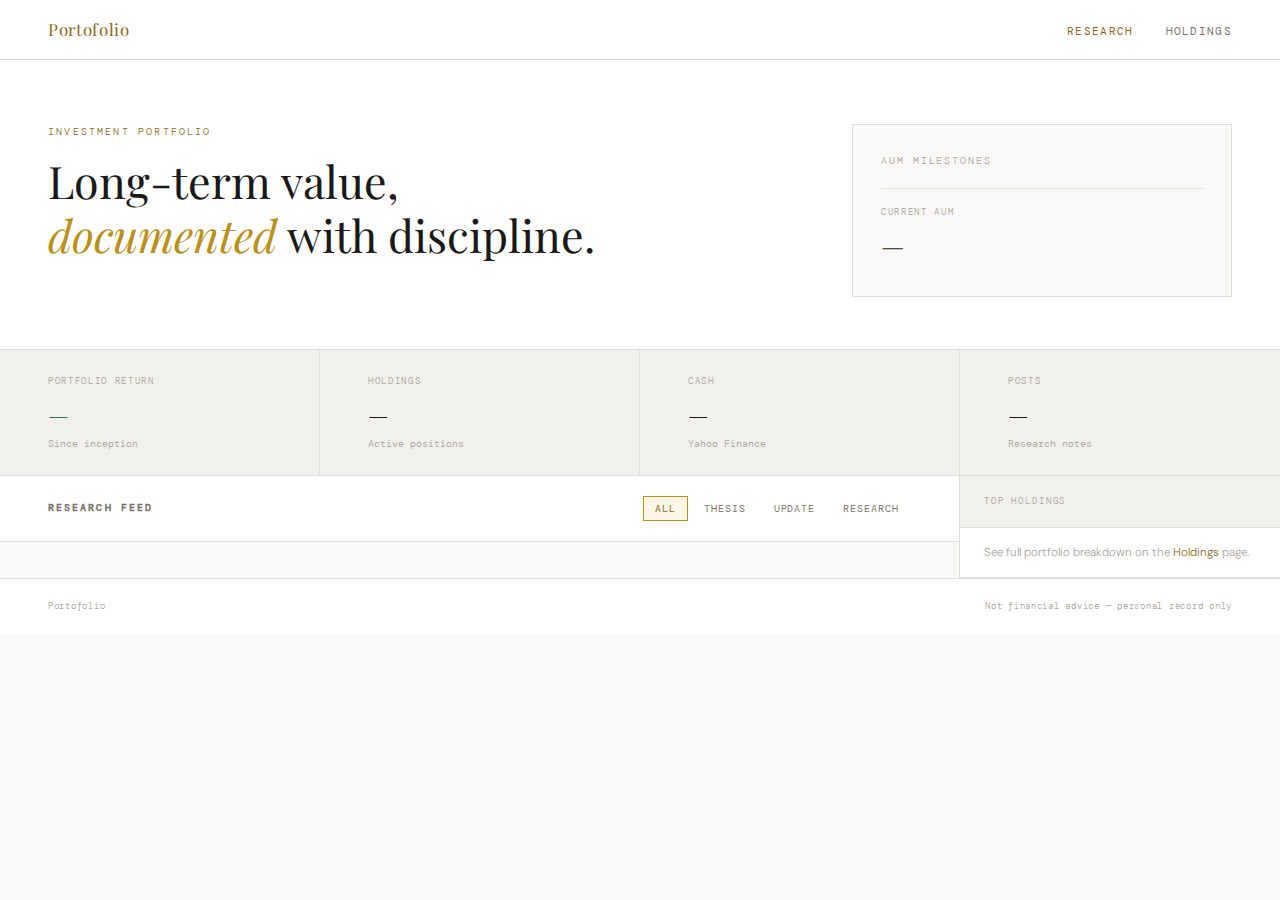
<file: index.html>
<!DOCTYPE html>
<html lang="en">
<head>
  <meta charset="UTF-8"/>
  <meta name="viewport" content="width=device-width, initial-scale=1.0"/>
  <title>Portfolio — Investment Research</title>
  <link href="https://fonts.googleapis.com/css2?family=Playfair+Display:ital,wght@0,400;0,700;1,400&family=DM+Mono:wght@300;400;500&family=DM+Sans:wght@300;400;500&display=swap" rel="stylesheet"/>
  <style>
    :root {
      --bg: #faf9f7;
      --bg2: #f2f0ec;
      --surface: #ffffff;
      --border: #e0ddd8;
      --border-strong: #c8c4bc;
      --gold: #8a6820;
      --gold-light: #b8901a;
      --gold-bg: #fdf5e6;
      --text: #1a1916;
      --text-mid: #3a3830;
      --text-muted: #7a7568;
      --text-dim: #a8a298;
      --green: #2a7a50;
      --green-bg: #eef8f2;
      --red: #c04040;
      --red-bg: #fdf0f0;
      --tag-thesis-bg: #fdf5e6; --tag-thesis-text: #8a6820; --tag-thesis-border: #e8c87a;
      --tag-update-bg: #eef4fb; --tag-update-text: #2a5a8a; --tag-update-border: #96bce8;
      --tag-research-bg: #f4eefb; --tag-research-text: #5a2a8a; --tag-research-border: #c096e8;
    }

    * { margin: 0; padding: 0; box-sizing: border-box; }

    body {
      background: var(--bg);
      color: var(--text);
      font-family: 'DM Sans', sans-serif;
      font-weight: 300;
      line-height: 1.6;
    }

    /* HEADER */
    header {
      background: var(--surface);
      border-bottom: 1px solid var(--border);
      padding: 0 48px;
      display: flex;
      align-items: center;
      justify-content: space-between;
      height: 60px;
      position: sticky;
      top: 0;
      z-index: 100;
    }

    .logo {
      font-family: 'Playfair Display', serif;
      font-size: 1.05rem;
      letter-spacing: 0.04em;
      color: var(--gold);
    }

    nav a {
      font-family: 'DM Mono', monospace;
      font-size: 0.68rem;
      font-weight: 400;
      letter-spacing: 0.12em;
      text-transform: uppercase;
      color: var(--text-muted);
      text-decoration: none;
      margin-left: 28px;
      transition: color 0.2s;
    }
    nav a:hover { color: var(--text); }
    nav a.active { color: var(--gold); }

    /* HERO */
    .hero {
      background: var(--surface);
      border-bottom: 1px solid var(--border);
      padding: 64px 48px 52px;
      display: grid;
      grid-template-columns: 1fr 380px;
      gap: 48px;
      align-items: start;
    }

    .hero-label {
      font-family: 'DM Mono', monospace;
      font-size: 0.62rem;
      letter-spacing: 0.22em;
      text-transform: uppercase;
      color: var(--gold);
      margin-bottom: 14px;
    }

    .hero h1 {
      font-family: 'Playfair Display', serif;
      font-size: clamp(2rem, 3.5vw, 3rem);
      font-weight: 400;
      line-height: 1.2;
      color: var(--text);
    }

    .hero h1 em {
      font-style: italic;
      color: var(--gold-light);
    }

    .hero-desc {
      color: var(--text-muted);
      font-size: 0.92rem;
      max-width: 400px;
      margin-top: 18px;
      line-height: 1.7;
    }

    /* AUM Panel */
    .aum-panel {
      background: var(--bg);
      border: 1px solid var(--border);
      padding: 28px;
    }

    .aum-panel-title {
      font-family: 'DM Mono', monospace;
      font-size: 0.6rem;
      letter-spacing: 0.2em;
      text-transform: uppercase;
      color: var(--text-dim);
      margin-bottom: 20px;
    }

    .milestone {
      display: flex;
      align-items: center;
      gap: 12px;
      margin-bottom: 12px;
    }

    .milestone-label {
      font-family: 'DM Mono', monospace;
      font-size: 0.68rem;
      color: var(--text-muted);
      min-width: 72px;
    }
    .milestone-label.reached { color: var(--gold); font-weight: 500; }

    .milestone-bar-wrap {
      flex: 1;
      height: 3px;
      background: var(--border);
      border-radius: 2px;
      overflow: hidden;
    }

    .milestone-bar {
      height: 100%;
      background: var(--gold-light);
      border-radius: 2px;
    }

    .milestone-check {
      font-size: 0.68rem;
      color: var(--gold);
      min-width: 14px;
      text-align: center;
    }

    .aum-current {
      margin-top: 20px;
      padding-top: 16px;
      border-top: 1px solid var(--border);
    }

    .aum-current-label {
      font-family: 'DM Mono', monospace;
      font-size: 0.58rem;
      letter-spacing: 0.18em;
      text-transform: uppercase;
      color: var(--text-dim);
    }

    .aum-current-value {
      font-family: 'Playfair Display', serif;
      font-size: 1.7rem;
      color: var(--text);
      margin-top: 4px;
    }

    /* STATS */
    .stats-row {
      display: grid;
      grid-template-columns: repeat(4, 1fr);
      background: var(--bg2);
      border-bottom: 1px solid var(--border);
    }

    .stat {
      padding: 24px 48px;
      border-right: 1px solid var(--border);
    }
    .stat:last-child { border-right: none; }

    .stat-label {
      font-family: 'DM Mono', monospace;
      font-size: 0.58rem;
      letter-spacing: 0.18em;
      text-transform: uppercase;
      color: var(--text-dim);
      margin-bottom: 6px;
    }

    .stat-value {
      font-family: 'Playfair Display', serif;
      font-size: 1.5rem;
      color: var(--text);
    }
    .stat-value.up { color: var(--green); }
    .stat-value.down { color: var(--red); }

    .stat-sub {
      font-family: 'DM Mono', monospace;
      font-size: 0.6rem;
      color: var(--text-dim);
      margin-top: 3px;
    }

    /* MAIN */
    main {
      display: grid;
      grid-template-columns: 1fr 320px;
    }

    /* FEED */
    .feed { border-right: 1px solid var(--border); }

    .feed-header {
      padding: 20px 48px;
      border-bottom: 1px solid var(--border);
      display: flex;
      align-items: center;
      justify-content: space-between;
      background: var(--surface);
    }

    .feed-header h2 {
      font-family: 'DM Mono', monospace;
      font-size: 0.65rem;
      letter-spacing: 0.2em;
      text-transform: uppercase;
      color: var(--text-muted);
    }

    .filter-tabs { display: flex; gap: 4px; }

    .filter-tab {
      font-family: 'DM Mono', monospace;
      font-size: 0.6rem;
      letter-spacing: 0.1em;
      text-transform: uppercase;
      color: var(--text-muted);
      padding: 5px 11px;
      border: 1px solid transparent;
      cursor: pointer;
      background: none;
      transition: all 0.2s;
    }
    .filter-tab:hover { color: var(--text); border-color: var(--border); }
    .filter-tab.active { color: var(--gold); border-color: var(--gold-light); background: var(--gold-bg); }

    .post-card {
      padding: 32px 48px;
      border-bottom: 1px solid var(--border);
      background: var(--surface);
      transition: background 0.15s;
      text-decoration: none;
      display: block;
      color: inherit;
      position: relative;
    }
    .post-card:hover { background: var(--bg); }

    .post-card::after {
      content: '';
      position: absolute;
      left: 0; top: 0; bottom: 0;
      width: 3px;
      background: transparent;
      transition: background 0.2s;
    }
    .post-card:hover::after { background: var(--gold-light); }

    .post-meta {
      display: flex;
      align-items: center;
      gap: 10px;
      margin-bottom: 10px;
    }

    .post-tag {
      font-family: 'DM Mono', monospace;
      font-size: 0.58rem;
      letter-spacing: 0.14em;
      text-transform: uppercase;
      padding: 3px 8px;
      border: 1px solid;
    }
    .post-tag.thesis   { color: var(--tag-thesis-text);   border-color: var(--tag-thesis-border);   background: var(--tag-thesis-bg); }
    .post-tag.update   { color: var(--tag-update-text);   border-color: var(--tag-update-border);   background: var(--tag-update-bg); }
    .post-tag.research { color: var(--tag-research-text); border-color: var(--tag-research-border); background: var(--tag-research-bg); }

    .post-ticker {
      font-family: 'DM Mono', monospace;
      font-size: 0.7rem;
      font-weight: 500;
      color: var(--text-mid);
      background: var(--bg2);
      border: 1px solid var(--border);
      padding: 2px 8px;
    }

    .post-date {
      font-family: 'DM Mono', monospace;
      font-size: 0.6rem;
      color: var(--text-dim);
      margin-left: auto;
    }

    .post-title {
      font-family: 'Playfair Display', serif;
      font-size: 1.18rem;
      font-weight: 400;
      line-height: 1.4;
      color: var(--text);
      margin-bottom: 8px;
    }

    .post-excerpt {
      font-size: 0.865rem;
      color: var(--text-muted);
      line-height: 1.65;
    }

    .post-read-more {
      display: inline-block;
      margin-top: 14px;
      font-family: 'DM Mono', monospace;
      font-size: 0.6rem;
      letter-spacing: 0.12em;
      text-transform: uppercase;
      color: var(--gold);
    }

    /* SIDEBAR */
    .sidebar { background: var(--surface); }

    .sidebar-section-title {
      padding: 18px 24px;
      font-family: 'DM Mono', monospace;
      font-size: 0.58rem;
      letter-spacing: 0.2em;
      text-transform: uppercase;
      color: var(--text-dim);
      border-bottom: 1px solid var(--border);
      background: var(--bg2);
    }

    .holding-row {
      padding: 14px 24px;
      border-bottom: 1px solid var(--border);
      display: grid;
      grid-template-columns: 1fr auto;
      gap: 2px;
      cursor: default;
      transition: background 0.15s;
    }
    .holding-row:hover { background: var(--bg); }

    .holding-ticker {
      font-family: 'DM Mono', monospace;
      font-size: 0.78rem;
      font-weight: 500;
      color: var(--text);
    }

    .holding-name {
      font-size: 0.7rem;
      color: var(--text-muted);
    }

    .holding-weight {
      font-family: 'DM Mono', monospace;
      font-size: 0.68rem;
      color: var(--text-dim);
      text-align: right;
    }

    .holding-pnl {
      font-family: 'DM Mono', monospace;
      font-size: 0.7rem;
      text-align: right;
      font-weight: 500;
    }
    .holding-pnl.up   { color: var(--green); }
    .holding-pnl.down { color: var(--red);   }

    .holdings-note {
      padding: 16px 24px;
      font-size: 0.72rem;
      color: var(--text-dim);
      line-height: 1.5;
      border-bottom: 1px solid var(--border);
    }

    /* FOOTER */
    footer {
      border-top: 1px solid var(--border);
      padding: 20px 48px;
      display: flex;
      justify-content: space-between;
      align-items: center;
      background: var(--surface);
    }

    footer p {
      font-family: 'DM Mono', monospace;
      font-size: 0.58rem;
      letter-spacing: 0.08em;
      color: var(--text-dim);
    }

    /* EMPTY STATE */
    .empty-state {
      padding: 56px 48px;
      text-align: center;
      color: var(--text-dim);
      font-family: 'DM Mono', monospace;
      font-size: 0.68rem;
      letter-spacing: 0.1em;
      background: var(--surface);
    }

    @media (max-width: 900px) {
      header { padding: 0 20px; }
      .hero { grid-template-columns: 1fr; padding: 40px 20px; }
      .stats-row { grid-template-columns: 1fr 1fr; }
      .stat { padding: 18px 20px; }
      main { grid-template-columns: 1fr; }
      .feed { border-right: none; }
      .feed-header { padding: 16px 20px; }
      .post-card { padding: 24px 20px; }
      footer { padding: 20px; flex-direction: column; gap: 6px; text-align: center; }
    }
  </style>
</head>
<body>

<header>
  <div class="logo" id="site-name">Portofolio</div>
  <nav>
    <a href="index.html" class="active">Research</a>
    <a href="holdings.html">Holdings</a>
  </nav>
</header>

<!-- HERO -->
<section class="hero">
  <div>
    <div class="hero-label">Investment Portfolio</div>
    <h1 id="hero-tagline">Long-term value,<br><em>documented</em> with discipline.</h1>
    <p class="hero-desc" id="hero-desc"></p>
  </div>
  <div class="aum-panel">
    <div class="aum-panel-title">AUM Milestones</div>
    <div id="milestones-list"></div>
    <div class="aum-current">
      <div class="aum-current-label">Current AUM</div>
      <div class="aum-current-value" id="aum-display">—</div>
    </div>
  </div>
</section>

<!-- STATS -->
<div class="stats-row">
  <div class="stat">
    <div class="stat-label">Portfolio Return</div>
    <div class="stat-value up" id="stat-return">—</div>
    <div class="stat-sub">Since inception</div>
  </div>
  <div class="stat">
    <div class="stat-label">Holdings</div>
    <div class="stat-value" id="stat-holdings">—</div>
    <div class="stat-sub">Active positions</div>
  </div>
  <div class="stat">
    <div class="stat-label">Cash</div>
    <div class="stat-value" id="stat-cash">—</div>
    <div class="stat-sub">Yahoo Finance</div>
  </div>
  <div class="stat">
    <div class="stat-label">Posts</div>
    <div class="stat-value" id="stat-posts">—</div>
    <div class="stat-sub">Research notes</div>
  </div>
</div>

<!-- MAIN -->
<main>
  <section class="feed">
    <div class="feed-header">
      <h2>Research Feed</h2>
      <div class="filter-tabs">
        <button class="filter-tab active" onclick="filterPosts('all', this)">All</button>
        <button class="filter-tab" onclick="filterPosts('thesis', this)">Thesis</button>
        <button class="filter-tab" onclick="filterPosts('update', this)">Update</button>
        <button class="filter-tab" onclick="filterPosts('research', this)">Research</button>
      </div>
    </div>
    <div id="posts-container"></div>
  </section>

  <aside class="sidebar">
    <div class="sidebar-section-title">Top Holdings</div>
    <div id="holdings-list"></div>
    <div class="holdings-note">
      See full portfolio breakdown on the <a href="holdings.html" style="color:var(--gold);text-decoration:none">Holdings</a> page.
    </div>
  </aside>
</main>

<footer>
  <p id="footer-site-name">Portofolio</p>
  <p>Not financial advice — personal record only</p>
</footer>

<script src="data.js"></script>
<script>
  let currentFilter = 'all';

  function fmtDate(d) {
    return new Date(d).toLocaleDateString('en-GB', { day: 'numeric', month: 'long', year: 'numeric' });
  }

  const LOTS = 100;

  async function fetchPrice(yahooTicker) {
    const yUrl  = `https://query1.finance.yahoo.com/v8/finance/chart/${encodeURIComponent(yahooTicker)}?interval=1d&range=1d`;
    const proxy = `https://api.allorigins.win/get?url=${encodeURIComponent(yUrl)}`;
    const res   = await fetch(proxy, { signal: AbortSignal.timeout(10000) });
    if (!res.ok) throw new Error('proxy error');
    const outer = await res.json();
    const data  = JSON.parse(outer.contents);
    const price = data?.chart?.result?.[0]?.meta?.regularMarketPrice;
    if (!price) throw new Error('no price');
    return price;
  }

  function fmtPct(n) { return (n >= 0 ? '+' : '') + n.toFixed(2) + '%'; }

  async function render() {
    const D = PORTFOLIO_DATA;

    // Identity
    document.title = D.siteName + ' — Investment Research';
    document.getElementById('site-name').textContent = D.siteName;
    document.getElementById('footer-site-name').textContent = D.siteName;
    document.getElementById('hero-desc').textContent = D.description;

    // Static counts
    document.getElementById('stat-holdings').textContent = D.holdings.length;
    document.getElementById('stat-posts').textContent    = D.posts.length;
    document.getElementById('stat-return').textContent   = '…';
    document.getElementById('stat-cash').textContent     = '…';
    document.getElementById('aum-display').textContent   = '…';

    // Milestones
    document.getElementById('milestones-list').innerHTML = D.milestones.map(m => `
      <div class="milestone">
        <span class="milestone-label ${m.reached ? 'reached' : ''}">${m.label}</span>
        <div class="milestone-bar-wrap">
          <div class="milestone-bar" style="width:${m.reached ? 100 : 0}%"></div>
        </div>
        <span class="milestone-check">${m.reached ? '✓' : ''}</span>
      </div>
    `).join('');

    // Posts
    renderPosts();

    // Holdings sidebar — show lot/avgPrice while prices load
    document.getElementById('holdings-list').innerHTML = D.holdings.slice(0, 6).map(h => `
      <div class="holding-row">
        <div class="holding-ticker">${h.ticker}</div>
        <div class="holding-weight" id="hw-${h.ticker}">…</div>
        <div class="holding-name">${h.name}</div>
        <div class="holding-pnl" id="hp-${h.ticker}">…</div>
      </div>
    `).join('');

    // Fetch prices and update sidebar + AUM stats
    const results = await Promise.allSettled(
      D.holdings.map(h => fetchPrice(h.yahoo))
    );

    let totalInvested = 0, totalMktVal = 0;
    D.holdings.forEach((h, i) => {
      const invested = h.lot * LOTS * h.avgPrice;
      totalInvested += invested;
      if (results[i].status === 'fulfilled') {
        const mktVal = h.lot * LOTS * results[i].value;
        totalMktVal += mktVal;
        const pct = (mktVal / invested - 1) * 100;
        const dir = pct >= 0 ? 'up' : 'down';
        if (document.getElementById(`hp-${h.ticker}`)) {
          document.getElementById(`hp-${h.ticker}`).textContent = fmtPct(pct);
          document.getElementById(`hp-${h.ticker}`).className = 'holding-pnl ' + dir;
        }
      } else {
        totalMktVal += invested; // fallback flat
        if (document.getElementById(`hp-${h.ticker}`)) {
          document.getElementById(`hp-${h.ticker}`).textContent = 'N/A';
          document.getElementById(`hp-${h.ticker}`).className = 'holding-pnl';
        }
      }
    });

    // Weight by market value
    D.holdings.slice(0, 6).forEach((h, i) => {
      const mktVal = results[i]?.status === 'fulfilled'
        ? h.lot * LOTS * results[i].value
        : h.lot * LOTS * h.avgPrice;
      const weight = totalMktVal > 0 ? (mktVal / totalMktVal * 100).toFixed(1) : '—';
      if (document.getElementById(`hw-${h.ticker}`)) {
        document.getElementById(`hw-${h.ticker}`).textContent = weight + '%';
      }
    });

    // AUM + return in hero
    const totalPnl = totalMktVal - totalInvested;
    const totalPct = totalInvested > 0 ? (totalMktVal / totalInvested - 1) * 100 : 0;
    const dir = totalPct >= 0 ? 'up' : 'down';

    document.getElementById('aum-display').textContent = 'Rp\u00a0' + Math.round(totalMktVal).toLocaleString('id-ID');
    const retEl = document.getElementById('stat-return');
    retEl.textContent = fmtPct(totalPct);
    retEl.className   = 'stat-value ' + dir;
    document.getElementById('stat-cash').textContent = 'Live';
  }

  function renderPosts() {
    const posts = currentFilter === 'all'
      ? PORTFOLIO_DATA.posts
      : PORTFOLIO_DATA.posts.filter(p => p.type === currentFilter);

    const container = document.getElementById('posts-container');

    if (!posts.length) {
      container.innerHTML = `<div class="empty-state">No posts in this category yet.</div>`;
      return;
    }

    container.innerHTML = [...posts].reverse().map(p => `
      <a class="post-card" href="${p.file}">
        <div class="post-meta">
          <span class="post-tag ${p.type}">${p.type.toUpperCase()}</span>
          <span class="post-ticker">${p.ticker}</span>
          <span class="post-date">${fmtDate(p.date)}</span>
        </div>
        <h3 class="post-title">${p.title}</h3>
        <p class="post-excerpt">${p.excerpt}</p>
        <span class="post-read-more">Read analysis →</span>
      </a>
    `).join('');
  }

  function filterPosts(type, el) {
    currentFilter = type;
    document.querySelectorAll('.filter-tab').forEach(t => t.classList.remove('active'));
    el.classList.add('active');
    renderPosts();
  }

  render();  // async — prices load in background
</script>
</body>
</html>
</file>
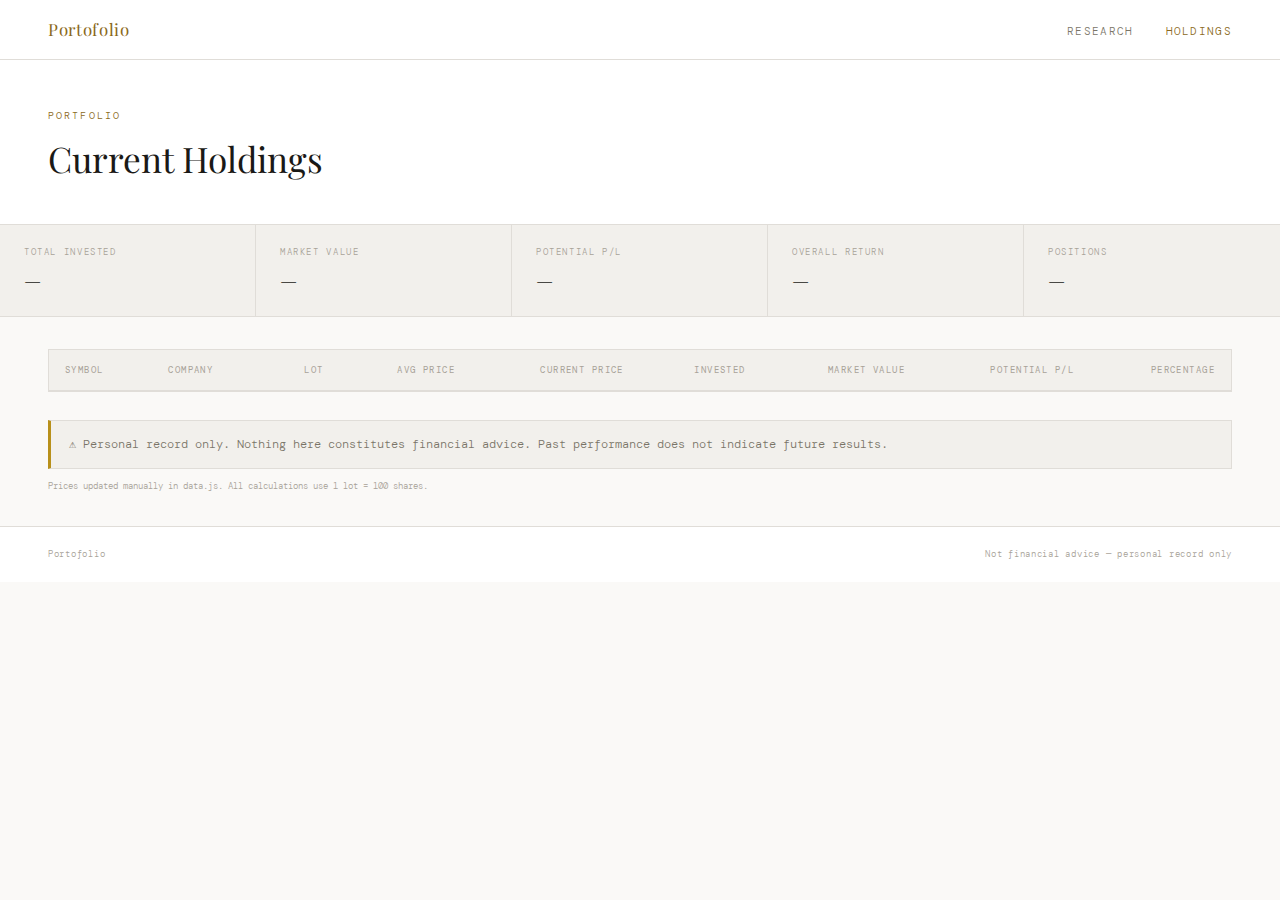
<file: holdings.html>
<!DOCTYPE html>
<html lang="en">
<head>
  <meta charset="UTF-8"/>
  <meta name="viewport" content="width=device-width, initial-scale=1.0"/>
  <title>Holdings — Portfolio</title>
  <link href="https://fonts.googleapis.com/css2?family=Playfair+Display:ital,wght@0,400;0,700;1,400&family=DM+Mono:wght@300;400;500&family=DM+Sans:wght@300;400;500&display=swap" rel="stylesheet"/>
  <style>
    :root {
      --bg: #faf9f7; --bg2: #f2f0ec; --surface: #ffffff;
      --border: #e0ddd8;
      --gold: #8a6820; --gold-light: #b8901a; --gold-bg: #fdf5e6;
      --text: #1a1916; --text-mid: #3a3830; --text-muted: #7a7568; --text-dim: #a8a298;
      --green: #2a7a50; --red: #c04040;
    }
    * { margin: 0; padding: 0; box-sizing: border-box; }
    body { background: var(--bg); color: var(--text); font-family: 'DM Sans', sans-serif; font-weight: 300; line-height: 1.6; min-height: 100vh; }

    /* HEADER */
    header { background: var(--surface); border-bottom: 1px solid var(--border); padding: 0 48px; display: flex; align-items: center; justify-content: space-between; height: 60px; position: sticky; top: 0; z-index: 100; }
    .logo { font-family: 'Playfair Display', serif; font-size: 1.05rem; letter-spacing: 0.04em; color: var(--gold); text-decoration: none; }
    nav a { font-family: 'DM Mono', monospace; font-size: 0.68rem; letter-spacing: 0.12em; text-transform: uppercase; color: var(--text-muted); text-decoration: none; margin-left: 28px; transition: color 0.2s; }
    nav a:hover { color: var(--text); }
    nav a.active { color: var(--gold); }

    /* PAGE HEADER */
    .page-header { background: var(--surface); border-bottom: 1px solid var(--border); padding: 48px 48px 36px; display: flex; align-items: flex-end; justify-content: space-between; flex-wrap: wrap; gap: 20px; }
    .page-label { font-family: 'DM Mono', monospace; font-size: 0.6rem; letter-spacing: 0.22em; text-transform: uppercase; color: var(--gold); margin-bottom: 8px; }
    .page-title { font-family: 'Playfair Display', serif; font-size: 2.2rem; font-weight: 400; color: var(--text); }
    .last-updated { font-family: 'DM Mono', monospace; font-size: 0.6rem; color: var(--text-dim); letter-spacing: 0.08em; }

    /* SUMMARY STRIP */
    .summary-strip { display: grid; grid-template-columns: repeat(5, 1fr); background: var(--bg2); border-bottom: 1px solid var(--border); }
    .summary-cell { padding: 20px 24px; border-right: 1px solid var(--border); }
    .summary-cell:last-child { border-right: none; }
    .summary-label { font-family: 'DM Mono', monospace; font-size: 0.56rem; letter-spacing: 0.18em; text-transform: uppercase; color: var(--text-dim); margin-bottom: 5px; }
    .summary-value { font-family: 'Playfair Display', serif; font-size: 1.25rem; color: var(--text); }
    .summary-value.up   { color: var(--green); }
    .summary-value.down { color: var(--red);   }

    /* TABLE */
    .table-wrap { padding: 32px 48px 0; overflow-x: auto; }
    table { width: 100%; border-collapse: collapse; background: var(--surface); border: 1px solid var(--border); min-width: 780px; }
    thead { background: var(--bg2); border-bottom: 2px solid var(--border); }
    th { font-family: 'DM Mono', monospace; font-size: 0.56rem; letter-spacing: 0.16em; text-transform: uppercase; color: var(--text-dim); font-weight: 400; padding: 13px 16px; text-align: left; white-space: nowrap; }
    th.r { text-align: right; }
    td { padding: 14px 16px; border-bottom: 1px solid var(--border); vertical-align: middle; white-space: nowrap; }
    tbody tr:last-child td { border-bottom: none; }
    tbody tr { transition: background 0.12s; }
    tbody tr:hover { background: var(--bg); }

    .c-ticker   { font-family: 'DM Mono', monospace; font-size: 0.82rem; font-weight: 500; color: var(--text); }
    .c-name     { font-size: 0.78rem; color: var(--text-muted); }
    .c-num      { font-family: 'DM Mono', monospace; font-size: 0.76rem; text-align: right; color: var(--text-mid); }
    .c-invested { font-family: 'DM Mono', monospace; font-size: 0.76rem; text-align: right; color: var(--text-muted); }
    .c-mktval   { font-family: 'DM Mono', monospace; font-size: 0.76rem; text-align: right; font-weight: 500; color: var(--text); }
    .c-pnl      { font-family: 'DM Mono', monospace; font-size: 0.76rem; text-align: right; font-weight: 500; }
    .c-pct      { font-family: 'DM Mono', monospace; font-size: 0.76rem; text-align: right; font-weight: 500; }
    .c-pnl.up, .c-pct.up   { color: var(--green); }
    .c-pnl.down, .c-pct.down { color: var(--red); }

    /* DISCLAIMER */
    .disclaimer { margin: 28px 48px 0; padding: 14px 18px; background: var(--bg2); border: 1px solid var(--border); border-left: 3px solid var(--gold-light); font-size: 0.74rem; color: var(--text-muted); font-family: 'DM Mono', monospace; line-height: 1.6; }
    .data-note  { margin: 10px 48px 32px; font-family: 'DM Mono', monospace; font-size: 0.58rem; color: var(--text-dim); }

    footer { border-top: 1px solid var(--border); padding: 20px 48px; display: flex; justify-content: space-between; align-items: center; background: var(--surface); margin-top: 32px; }
    footer p { font-family: 'DM Mono', monospace; font-size: 0.58rem; letter-spacing: 0.08em; color: var(--text-dim); }

    @media (max-width: 900px) {
      header { padding: 0 20px; }
      .page-header { padding: 32px 20px 28px; }
      .table-wrap { padding: 20px 0 0; }
      .summary-strip { grid-template-columns: repeat(3, 1fr); }
      .summary-cell { padding: 14px 16px; }
      .disclaimer, .data-note { margin-left: 20px; margin-right: 20px; }
      footer { padding: 16px 20px; flex-direction: column; gap: 6px; }
    }
  </style>
</head>
<body>

<header>
  <a href="index.html" class="logo" id="site-name">Portofolio</a>
  <nav>
    <a href="index.html">Research</a>
    <a href="holdings.html" class="active">Holdings</a>
  </nav>
</header>

<div class="page-header">
  <div>
    <div class="page-label">Portfolio</div>
    <h1 class="page-title">Current Holdings</h1>
  </div>
  <div class="last-updated" id="last-updated"></div>
</div>

<!-- SUMMARY STRIP -->
<div class="summary-strip">
  <div class="summary-cell">
    <div class="summary-label">Total Invested</div>
    <div class="summary-value" id="sum-invested">—</div>
  </div>
  <div class="summary-cell">
    <div class="summary-label">Market Value</div>
    <div class="summary-value" id="sum-mktval">—</div>
  </div>
  <div class="summary-cell">
    <div class="summary-label">Potential P/L</div>
    <div class="summary-value" id="sum-pnl">—</div>
  </div>
  <div class="summary-cell">
    <div class="summary-label">Overall Return</div>
    <div class="summary-value" id="sum-pct">—</div>
  </div>
  <div class="summary-cell">
    <div class="summary-label">Positions</div>
    <div class="summary-value" id="sum-count">—</div>
  </div>
</div>

<!-- TABLE -->
<div class="table-wrap">
  <table>
    <thead>
      <tr>
        <th>Symbol</th>
        <th>Company</th>
        <th class="r">Lot</th>
        <th class="r">Avg Price</th>
        <th class="r">Current Price</th>
        <th class="r">Invested</th>
        <th class="r">Market Value</th>
        <th class="r">Potential P/L</th>
        <th class="r">Percentage</th>
      </tr>
    </thead>
    <tbody id="tbody"></tbody>
  </table>
</div>

<div class="disclaimer">⚠ Personal record only. Nothing here constitutes financial advice. Past performance does not indicate future results.</div>
<div class="data-note">Prices updated manually in data.js. All calculations use 1 lot = 100 shares.</div>

<footer>
  <p id="footer-name">Portofolio</p>
  <p>Not financial advice — personal record only</p>
</footer>

<script src="data.js"></script>
<script>
  const LOTS = 100;

  // ── Formatters ──────────────────────────────────────────
  const fmtRp  = n => 'Rp\u00a0' + Math.round(Math.abs(n)).toLocaleString('id-ID');
  const fmtPnl = n => (n >= 0 ? '+' : '−') + '\u00a0Rp\u00a0' + Math.round(Math.abs(n)).toLocaleString('id-ID');
  const fmtPct = n => (n >= 0 ? '+' : '') + n.toFixed(2) + '%';
  const fmtNum = n => n.toLocaleString('id-ID', { maximumFractionDigits: 2 });

  function render() {
    const D = PORTFOLIO_DATA;

    document.title = 'Holdings — ' + D.siteName;
    document.getElementById('site-name').textContent  = D.siteName;
    document.getElementById('footer-name').textContent = D.siteName;
    document.getElementById('sum-count').textContent  = D.holdings.length;

    // Pull last updated date from the comment in data.js if possible,
    // otherwise just show today
    document.getElementById('last-updated').textContent =
      'Prices as of ' + new Date().toLocaleDateString('id-ID', { day: 'numeric', month: 'long', year: 'numeric' });

    let totalInvested = 0;
    let totalMktVal   = 0;

    // Build table rows
    const rows = D.holdings.map(h => {
      const shares   = h.lot * LOTS;
      const invested = shares * h.avgPrice;
      const mktVal   = shares * h.currentPrice;
      const pnl      = mktVal - invested;
      const pct      = (mktVal / invested - 1) * 100;
      const dir      = pnl >= 0 ? 'up' : 'down';

      totalInvested += invested;
      totalMktVal   += mktVal;

      return `
        <tr>
          <td class="c-ticker">${h.ticker}</td>
          <td class="c-name">${h.name}</td>
          <td class="c-num">${h.lot}</td>
          <td class="c-num">${fmtNum(h.avgPrice)}</td>
          <td class="c-num">${fmtNum(h.currentPrice)}</td>
          <td class="c-invested">${fmtRp(invested)}</td>
          <td class="c-mktval">${fmtRp(mktVal)}</td>
          <td class="c-pnl ${dir}">${fmtPnl(pnl)}</td>
          <td class="c-pct ${dir}">${fmtPct(pct)}</td>
        </tr>`;
    });

    document.getElementById('tbody').innerHTML = rows.join('');

    // Summary strip
    const totalPnl = totalMktVal - totalInvested;
    const totalPct = totalInvested > 0 ? (totalMktVal / totalInvested - 1) * 100 : 0;
    const dir      = totalPnl >= 0 ? 'up' : 'down';

    document.getElementById('sum-invested').textContent = fmtRp(totalInvested);
    document.getElementById('sum-mktval').textContent   = fmtRp(totalMktVal);

    const pnlEl = document.getElementById('sum-pnl');
    pnlEl.textContent = fmtPnl(totalPnl);
    pnlEl.className   = 'summary-value ' + dir;

    const pctEl = document.getElementById('sum-pct');
    pctEl.textContent = fmtPct(totalPct);
    pctEl.className   = 'summary-value ' + dir;
  }

  render();
</script>
</body>
</html>
</file>
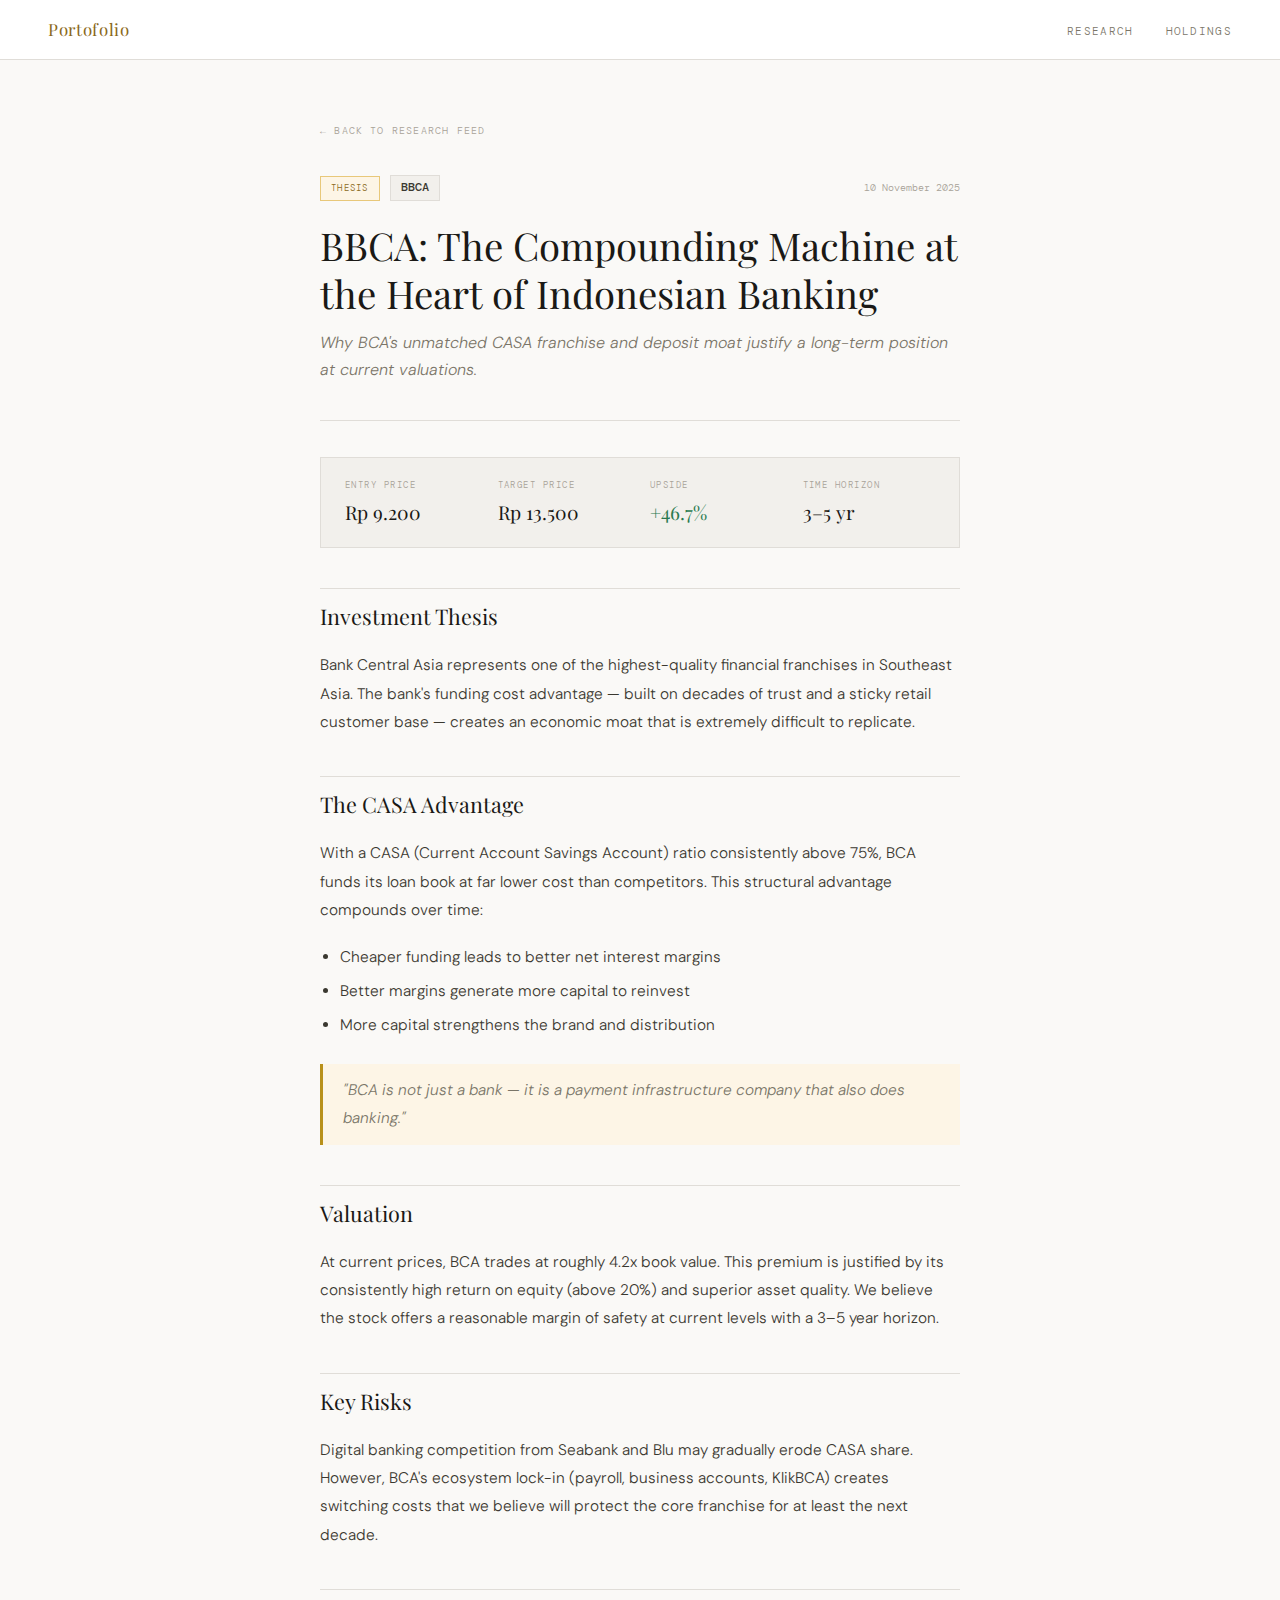
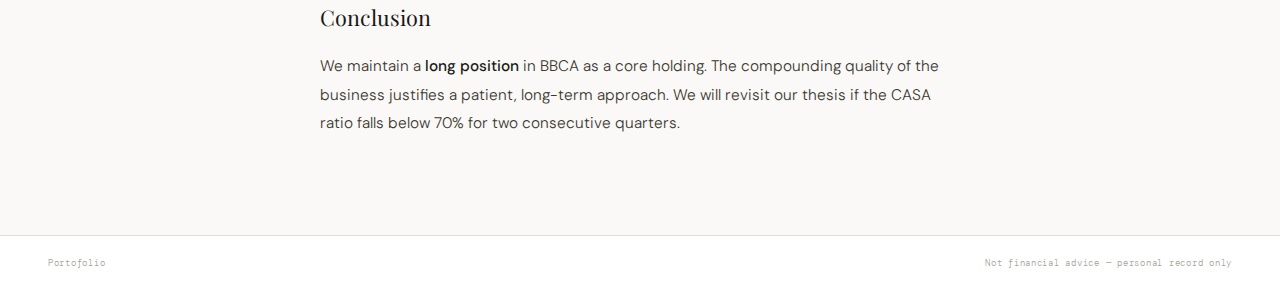
<file: posts/bbca-thesis.html>
<!DOCTYPE html>
<html lang="en">
<head>
  <meta charset="UTF-8"/>
  <meta name="viewport" content="width=device-width, initial-scale=1.0"/>
  <title>Post Title — Portfolio</title>
  <link href="https://fonts.googleapis.com/css2?family=Playfair+Display:ital,wght@0,400;0,700;1,400&family=DM+Mono:wght@300;400;500&family=DM+Sans:wght@300;400;500&display=swap" rel="stylesheet"/>
  <style>
    :root {
      --bg: #faf9f7; --bg2: #f2f0ec; --surface: #ffffff;
      --border: #e0ddd8; --gold: #8a6820; --gold-light: #b8901a; --gold-bg: #fdf5e6;
      --text: #1a1916; --text-mid: #3a3830; --text-muted: #7a7568; --text-dim: #a8a298;
      --green: #2a7a50; --red: #c04040;
      --tag-thesis-bg: #fdf5e6; --tag-thesis-text: #8a6820; --tag-thesis-border: #e8c87a;
      --tag-update-bg: #eef4fb; --tag-update-text: #2a5a8a; --tag-update-border: #96bce8;
      --tag-research-bg: #f4eefb; --tag-research-text: #5a2a8a; --tag-research-border: #c096e8;
    }
    * { margin: 0; padding: 0; box-sizing: border-box; }
    body { background: var(--bg); color: var(--text); font-family: 'DM Sans', sans-serif; font-weight: 300; line-height: 1.6; }

    header {
      background: var(--surface); border-bottom: 1px solid var(--border);
      padding: 0 48px; display: flex; align-items: center; justify-content: space-between;
      height: 60px; position: sticky; top: 0; z-index: 100;
    }
    .logo { font-family: 'Playfair Display', serif; font-size: 1.05rem; letter-spacing: 0.04em; color: var(--gold); text-decoration: none; }
    nav a {
      font-family: 'DM Mono', monospace; font-size: 0.68rem; letter-spacing: 0.12em;
      text-transform: uppercase; color: var(--text-muted); text-decoration: none; margin-left: 28px; transition: color 0.2s;
    }
    nav a:hover { color: var(--text); }

    .article-wrap {
      max-width: 720px;
      margin: 0 auto;
      padding: 56px 40px 80px;
    }

    .back-link {
      font-family: 'DM Mono', monospace;
      font-size: 0.62rem;
      letter-spacing: 0.12em;
      text-transform: uppercase;
      color: var(--text-dim);
      text-decoration: none;
      display: inline-block;
      margin-bottom: 36px;
      transition: color 0.2s;
    }
    .back-link:hover { color: var(--gold); }

    .article-meta {
      display: flex;
      align-items: center;
      gap: 10px;
      margin-bottom: 20px;
      flex-wrap: wrap;
    }

    .post-tag {
      font-family: 'DM Mono', monospace;
      font-size: 0.58rem;
      letter-spacing: 0.14em;
      text-transform: uppercase;
      padding: 4px 10px;
      border: 1px solid;
    }
    .post-tag.thesis   { color: var(--tag-thesis-text);   border-color: var(--tag-thesis-border);   background: var(--tag-thesis-bg); }
    .post-tag.update   { color: var(--tag-update-text);   border-color: var(--tag-update-border);   background: var(--tag-update-bg); }
    .post-tag.research { color: var(--tag-research-text); border-color: var(--tag-research-border); background: var(--tag-research-bg); }

    .post-ticker {
      font-family: 'DM Mono', monospace;
      font-size: 0.72rem;
      font-weight: 500;
      color: var(--text-mid);
      background: var(--bg2);
      border: 1px solid var(--border);
      padding: 3px 10px;
    }

    .article-date {
      font-family: 'DM Mono', monospace;
      font-size: 0.62rem;
      color: var(--text-dim);
      margin-left: auto;
    }

    .article-title {
      font-family: 'Playfair Display', serif;
      font-size: clamp(1.6rem, 3vw, 2.4rem);
      font-weight: 400;
      line-height: 1.25;
      color: var(--text);
      margin-bottom: 12px;
    }

    .article-excerpt {
      font-size: 1rem;
      color: var(--text-muted);
      line-height: 1.7;
      margin-bottom: 36px;
      padding-bottom: 36px;
      border-bottom: 1px solid var(--border);
      font-style: italic;
    }

    /* ARTICLE BODY TYPOGRAPHY */
    .article-body { font-size: 0.96rem; color: var(--text-mid); line-height: 1.85; }

    .article-body h2 {
      font-family: 'Playfair Display', serif;
      font-size: 1.35rem;
      font-weight: 400;
      color: var(--text);
      margin: 40px 0 14px;
      padding-top: 8px;
      border-top: 1px solid var(--border);
    }

    .article-body h3 {
      font-family: 'Playfair Display', serif;
      font-size: 1.1rem;
      font-weight: 400;
      color: var(--text);
      margin: 28px 0 10px;
    }

    .article-body p { margin-bottom: 18px; }

    .article-body ul, .article-body ol {
      padding-left: 20px;
      margin-bottom: 18px;
    }
    .article-body li { margin-bottom: 6px; }

    .article-body strong { font-weight: 500; color: var(--text); }

    .article-body blockquote {
      border-left: 3px solid var(--gold-light);
      padding: 12px 20px;
      background: var(--gold-bg);
      margin: 24px 0;
      color: var(--text-muted);
      font-style: italic;
    }

    /* Key metrics box */
    .key-metrics {
      background: var(--bg2);
      border: 1px solid var(--border);
      padding: 20px 24px;
      margin: 28px 0;
      display: grid;
      grid-template-columns: repeat(auto-fit, minmax(120px, 1fr));
      gap: 20px;
    }

    .metric { }
    .metric-label {
      font-family: 'DM Mono', monospace;
      font-size: 0.58rem;
      letter-spacing: 0.16em;
      text-transform: uppercase;
      color: var(--text-dim);
      margin-bottom: 4px;
    }
    .metric-value {
      font-family: 'Playfair Display', serif;
      font-size: 1.2rem;
      color: var(--text);
    }
    .metric-value.up   { color: var(--green); }
    .metric-value.down { color: var(--red);   }

    footer {
      border-top: 1px solid var(--border); padding: 20px 48px;
      display: flex; justify-content: space-between; align-items: center;
      background: var(--surface);
    }
    footer p { font-family: 'DM Mono', monospace; font-size: 0.58rem; letter-spacing: 0.08em; color: var(--text-dim); }

    @media (max-width: 700px) {
      header { padding: 0 20px; }
      .article-wrap { padding: 36px 20px 60px; }
      footer { padding: 20px; flex-direction: column; gap: 6px; }
    }
  </style>
</head>
<body>

<header>
  <a href="../index.html" class="logo">Portofolio</a>
  <nav>
    <a href="../index.html">Research</a>
    <a href="../holdings.html">Holdings</a>
  </nav>
</header>

<div class="article-wrap">
  <a href="../index.html" class="back-link">← Back to Research Feed</a>

  <div class="article-meta">
    <!-- EDIT: change the class to "thesis", "update", or "research" -->
    <span class="post-tag thesis">Thesis</span>
    <!-- EDIT: put your stock ticker here -->
    <span class="post-ticker">BBCA</span>
    <!-- EDIT: change the date -->
    <span class="article-date">10 November 2025</span>
  </div>

  <!-- EDIT: your post title -->
  <h1 class="article-title">BBCA: The Compounding Machine at the Heart of Indonesian Banking</h1>

  <!-- EDIT: one paragraph summary -->
  <p class="article-excerpt">
    Why BCA's unmatched CASA franchise and deposit moat justify a long-term position at current valuations.
  </p>

  <!-- OPTIONAL: Key Metrics Box. Delete this block if you don't need it -->
  <div class="key-metrics">
    <div class="metric">
      <div class="metric-label">Entry Price</div>
      <div class="metric-value">Rp 9.200</div>
    </div>
    <div class="metric">
      <div class="metric-label">Target Price</div>
      <div class="metric-value">Rp 13.500</div>
    </div>
    <div class="metric">
      <div class="metric-label">Upside</div>
      <div class="metric-value up">+46.7%</div>
    </div>
    <div class="metric">
      <div class="metric-label">Time Horizon</div>
      <div class="metric-value">3–5 yr</div>
    </div>
  </div>

  <!-- YOUR ARTICLE CONTENT GOES HERE -->
  <div class="article-body">

    <h2>Investment Thesis</h2>
    <p>
      Bank Central Asia represents one of the highest-quality financial franchises in Southeast Asia.
      The bank's funding cost advantage — built on decades of trust and a sticky retail customer base —
      creates an economic moat that is extremely difficult to replicate.
    </p>

    <h2>The CASA Advantage</h2>
    <p>
      With a CASA (Current Account Savings Account) ratio consistently above 75%, BCA funds its loan
      book at far lower cost than competitors. This structural advantage compounds over time:
    </p>
    <ul>
      <li>Cheaper funding leads to better net interest margins</li>
      <li>Better margins generate more capital to reinvest</li>
      <li>More capital strengthens the brand and distribution</li>
    </ul>

    <blockquote>
      "BCA is not just a bank — it is a payment infrastructure company that also does banking."
    </blockquote>

    <h2>Valuation</h2>
    <p>
      At current prices, BCA trades at roughly 4.2x book value. This premium is justified by its
      consistently high return on equity (above 20%) and superior asset quality. We believe the
      stock offers a reasonable margin of safety at current levels with a 3–5 year horizon.
    </p>

    <h2>Key Risks</h2>
    <p>
      Digital banking competition from Seabank and Blu may gradually erode CASA share. However,
      BCA's ecosystem lock-in (payroll, business accounts, KlikBCA) creates switching costs that
      we believe will protect the core franchise for at least the next decade.
    </p>

    <h2>Conclusion</h2>
    <p>
      We maintain a <strong>long position</strong> in BBCA as a core holding. The compounding
      quality of the business justifies a patient, long-term approach. We will revisit our thesis
      if the CASA ratio falls below 70% for two consecutive quarters.
    </p>

  </div>
</div>

<footer>
  <p>Portofolio</p>
  <p>Not financial advice — personal record only</p>
</footer>

</body>
</html>
</file>
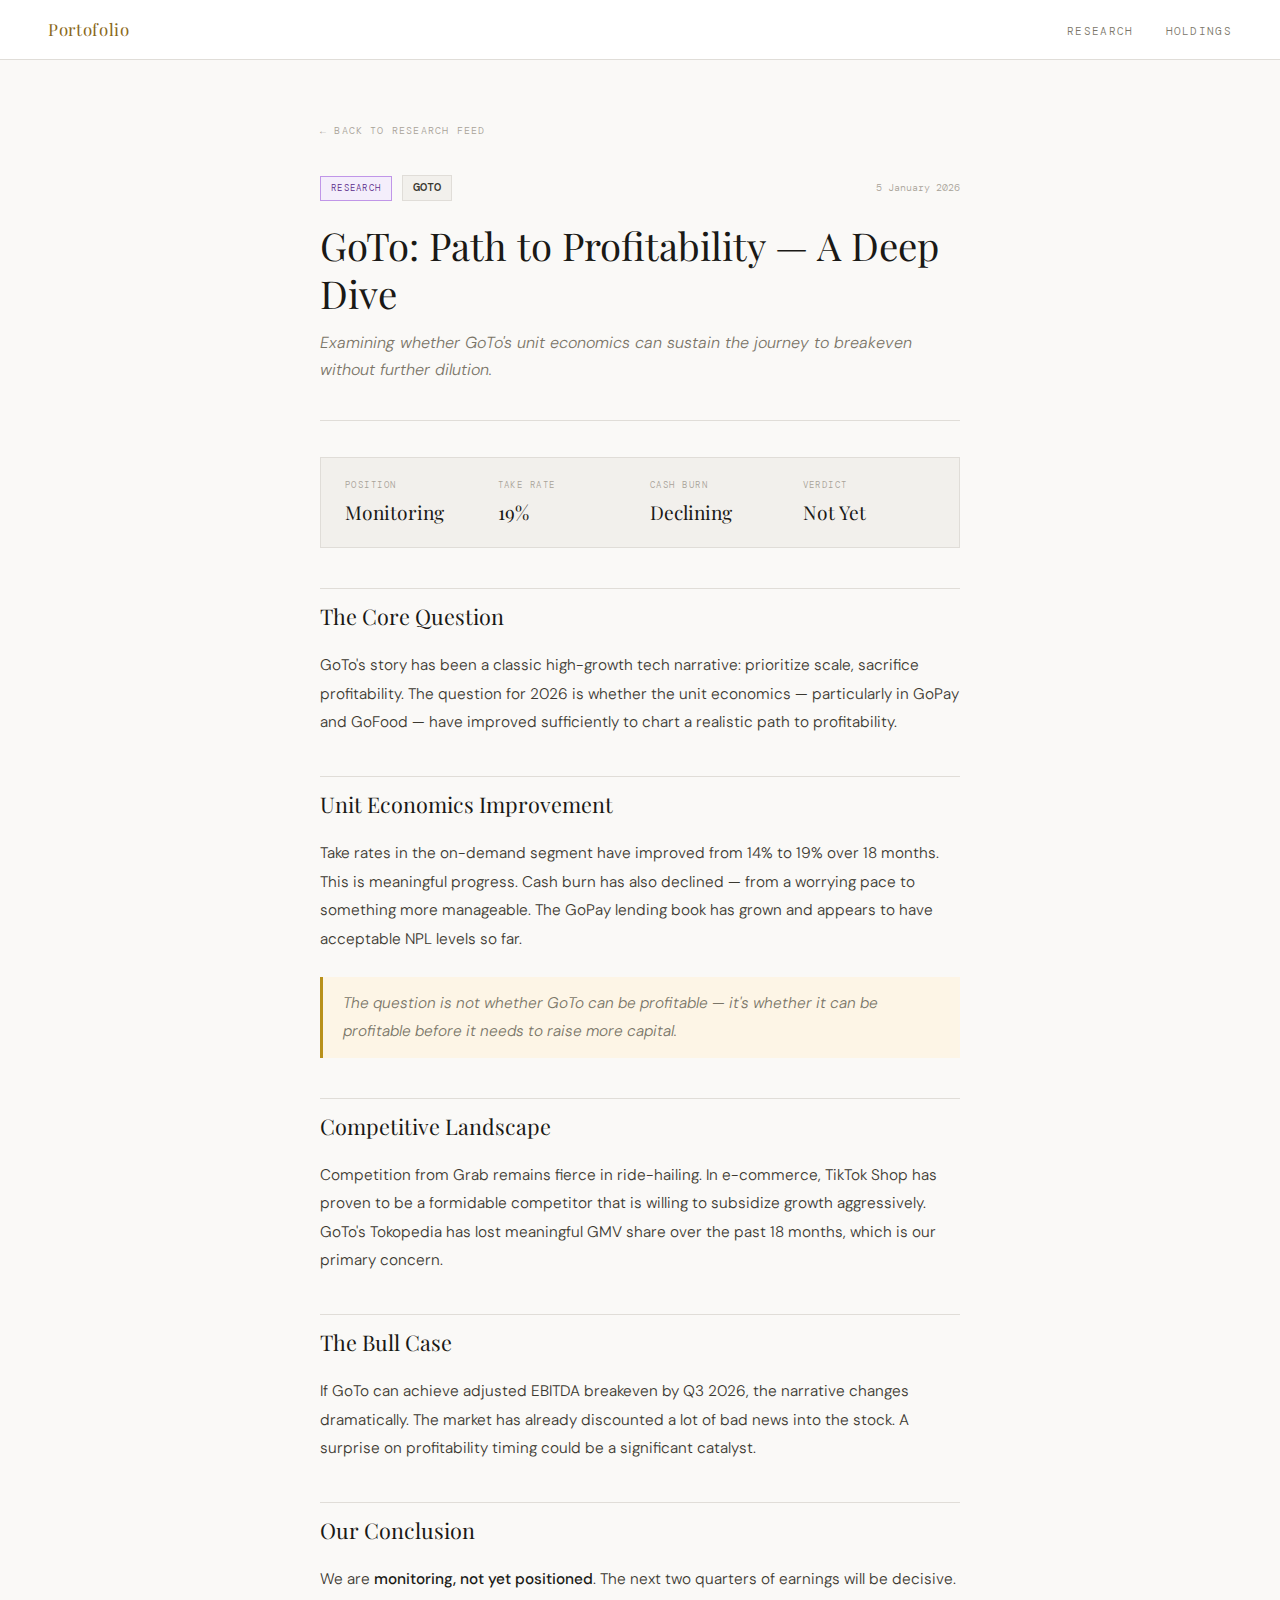
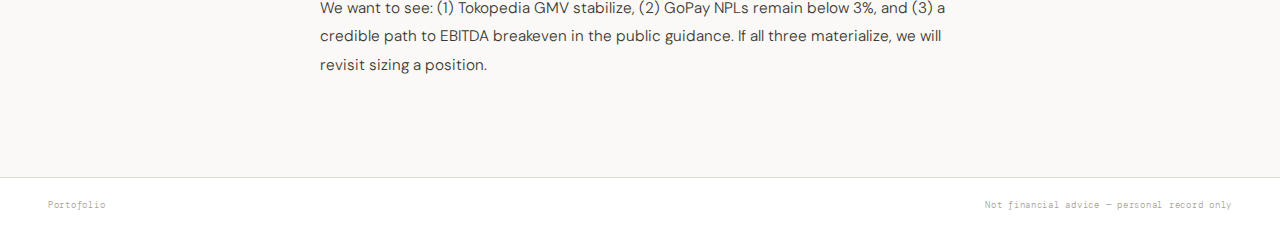
<file: posts/goto-research.html>
<!DOCTYPE html>
<html lang="en">
<head>
  <meta charset="UTF-8"/>
  <meta name="viewport" content="width=device-width, initial-scale=1.0"/>
  <title>GoTo: Path to Profitability — Portfolio</title>
  <link href="https://fonts.googleapis.com/css2?family=Playfair+Display:ital,wght@0,400;0,700;1,400&family=DM+Mono:wght@300;400;500&family=DM+Sans:wght@300;400;500&display=swap" rel="stylesheet"/>
  <style>
    :root {
      --bg: #faf9f7; --bg2: #f2f0ec; --surface: #ffffff;
      --border: #e0ddd8; --gold: #8a6820; --gold-light: #b8901a; --gold-bg: #fdf5e6;
      --text: #1a1916; --text-mid: #3a3830; --text-muted: #7a7568; --text-dim: #a8a298;
      --green: #2a7a50; --red: #c04040;
      --tag-research-bg: #f4eefb; --tag-research-text: #5a2a8a; --tag-research-border: #c096e8;
    }
    * { margin: 0; padding: 0; box-sizing: border-box; }
    body { background: var(--bg); color: var(--text); font-family: 'DM Sans', sans-serif; font-weight: 300; line-height: 1.6; }
    header { background: var(--surface); border-bottom: 1px solid var(--border); padding: 0 48px; display: flex; align-items: center; justify-content: space-between; height: 60px; position: sticky; top: 0; z-index: 100; }
    .logo { font-family: 'Playfair Display', serif; font-size: 1.05rem; letter-spacing: 0.04em; color: var(--gold); text-decoration: none; }
    nav a { font-family: 'DM Mono', monospace; font-size: 0.68rem; letter-spacing: 0.12em; text-transform: uppercase; color: var(--text-muted); text-decoration: none; margin-left: 28px; transition: color 0.2s; }
    nav a:hover { color: var(--text); }
    .article-wrap { max-width: 720px; margin: 0 auto; padding: 56px 40px 80px; }
    .back-link { font-family: 'DM Mono', monospace; font-size: 0.62rem; letter-spacing: 0.12em; text-transform: uppercase; color: var(--text-dim); text-decoration: none; display: inline-block; margin-bottom: 36px; transition: color 0.2s; }
    .back-link:hover { color: var(--gold); }
    .article-meta { display: flex; align-items: center; gap: 10px; margin-bottom: 20px; flex-wrap: wrap; }
    .post-tag { font-family: 'DM Mono', monospace; font-size: 0.58rem; letter-spacing: 0.14em; text-transform: uppercase; padding: 4px 10px; border: 1px solid; }
    .post-tag.research { color: var(--tag-research-text); border-color: var(--tag-research-border); background: var(--tag-research-bg); }
    .post-ticker { font-family: 'DM Mono', monospace; font-size: 0.72rem; font-weight: 500; color: var(--text-mid); background: var(--bg2); border: 1px solid var(--border); padding: 3px 10px; }
    .article-date { font-family: 'DM Mono', monospace; font-size: 0.62rem; color: var(--text-dim); margin-left: auto; }
    .article-title { font-family: 'Playfair Display', serif; font-size: clamp(1.6rem, 3vw, 2.4rem); font-weight: 400; line-height: 1.25; color: var(--text); margin-bottom: 12px; }
    .article-excerpt { font-size: 1rem; color: var(--text-muted); line-height: 1.7; margin-bottom: 36px; padding-bottom: 36px; border-bottom: 1px solid var(--border); font-style: italic; }
    .article-body { font-size: 0.96rem; color: var(--text-mid); line-height: 1.85; }
    .article-body h2 { font-family: 'Playfair Display', serif; font-size: 1.35rem; font-weight: 400; color: var(--text); margin: 40px 0 14px; padding-top: 8px; border-top: 1px solid var(--border); }
    .article-body p { margin-bottom: 18px; }
    .article-body ul { padding-left: 20px; margin-bottom: 18px; }
    .article-body li { margin-bottom: 6px; }
    .article-body strong { font-weight: 500; color: var(--text); }
    .article-body blockquote { border-left: 3px solid var(--gold-light); padding: 12px 20px; background: var(--gold-bg); margin: 24px 0; color: var(--text-muted); font-style: italic; }
    .key-metrics { background: var(--bg2); border: 1px solid var(--border); padding: 20px 24px; margin: 28px 0; display: grid; grid-template-columns: repeat(auto-fit, minmax(120px, 1fr)); gap: 20px; }
    .metric-label { font-family: 'DM Mono', monospace; font-size: 0.58rem; letter-spacing: 0.16em; text-transform: uppercase; color: var(--text-dim); margin-bottom: 4px; }
    .metric-value { font-family: 'Playfair Display', serif; font-size: 1.2rem; color: var(--text); }
    footer { border-top: 1px solid var(--border); padding: 20px 48px; display: flex; justify-content: space-between; align-items: center; background: var(--surface); }
    footer p { font-family: 'DM Mono', monospace; font-size: 0.58rem; letter-spacing: 0.08em; color: var(--text-dim); }
    @media (max-width: 700px) { header { padding: 0 20px; } .article-wrap { padding: 36px 20px 60px; } footer { padding: 20px; flex-direction: column; gap: 6px; } }
  </style>
</head>
<body>
<header>
  <a href="../index.html" class="logo">Portofolio</a>
  <nav>
    <a href="../index.html">Research</a>
    <a href="../holdings.html">Holdings</a>
  </nav>
</header>
<div class="article-wrap">
  <a href="../index.html" class="back-link">← Back to Research Feed</a>
  <div class="article-meta">
    <span class="post-tag research">Research</span>
    <span class="post-ticker">GOTO</span>
    <span class="article-date">5 January 2026</span>
  </div>
  <h1 class="article-title">GoTo: Path to Profitability — A Deep Dive</h1>
  <p class="article-excerpt">Examining whether GoTo's unit economics can sustain the journey to breakeven without further dilution.</p>

  <div class="key-metrics">
    <div class="metric"><div class="metric-label">Position</div><div class="metric-value">Monitoring</div></div>
    <div class="metric"><div class="metric-label">Take Rate</div><div class="metric-value">19%</div></div>
    <div class="metric"><div class="metric-label">Cash Burn</div><div class="metric-value">Declining</div></div>
    <div class="metric"><div class="metric-label">Verdict</div><div class="metric-value">Not Yet</div></div>
  </div>

  <div class="article-body">
    <h2>The Core Question</h2>
    <p>GoTo's story has been a classic high-growth tech narrative: prioritize scale, sacrifice profitability. The question for 2026 is whether the unit economics — particularly in GoPay and GoFood — have improved sufficiently to chart a realistic path to profitability.</p>

    <h2>Unit Economics Improvement</h2>
    <p>Take rates in the on-demand segment have improved from 14% to 19% over 18 months. This is meaningful progress. Cash burn has also declined — from a worrying pace to something more manageable. The GoPay lending book has grown and appears to have acceptable NPL levels so far.</p>

    <blockquote>The question is not whether GoTo can be profitable — it's whether it can be profitable before it needs to raise more capital.</blockquote>

    <h2>Competitive Landscape</h2>
    <p>Competition from Grab remains fierce in ride-hailing. In e-commerce, TikTok Shop has proven to be a formidable competitor that is willing to subsidize growth aggressively. GoTo's Tokopedia has lost meaningful GMV share over the past 18 months, which is our primary concern.</p>

    <h2>The Bull Case</h2>
    <p>If GoTo can achieve adjusted EBITDA breakeven by Q3 2026, the narrative changes dramatically. The market has already discounted a lot of bad news into the stock. A surprise on profitability timing could be a significant catalyst.</p>

    <h2>Our Conclusion</h2>
    <p>We are <strong>monitoring, not yet positioned</strong>. The next two quarters of earnings will be decisive. We want to see: (1) Tokopedia GMV stabilize, (2) GoPay NPLs remain below 3%, and (3) a credible path to EBITDA breakeven in the public guidance. If all three materialize, we will revisit sizing a position.</p>
  </div>
</div>
<footer>
  <p>Portofolio</p>
  <p>Not financial advice — personal record only</p>
</footer>
</body>
</html>
</file>
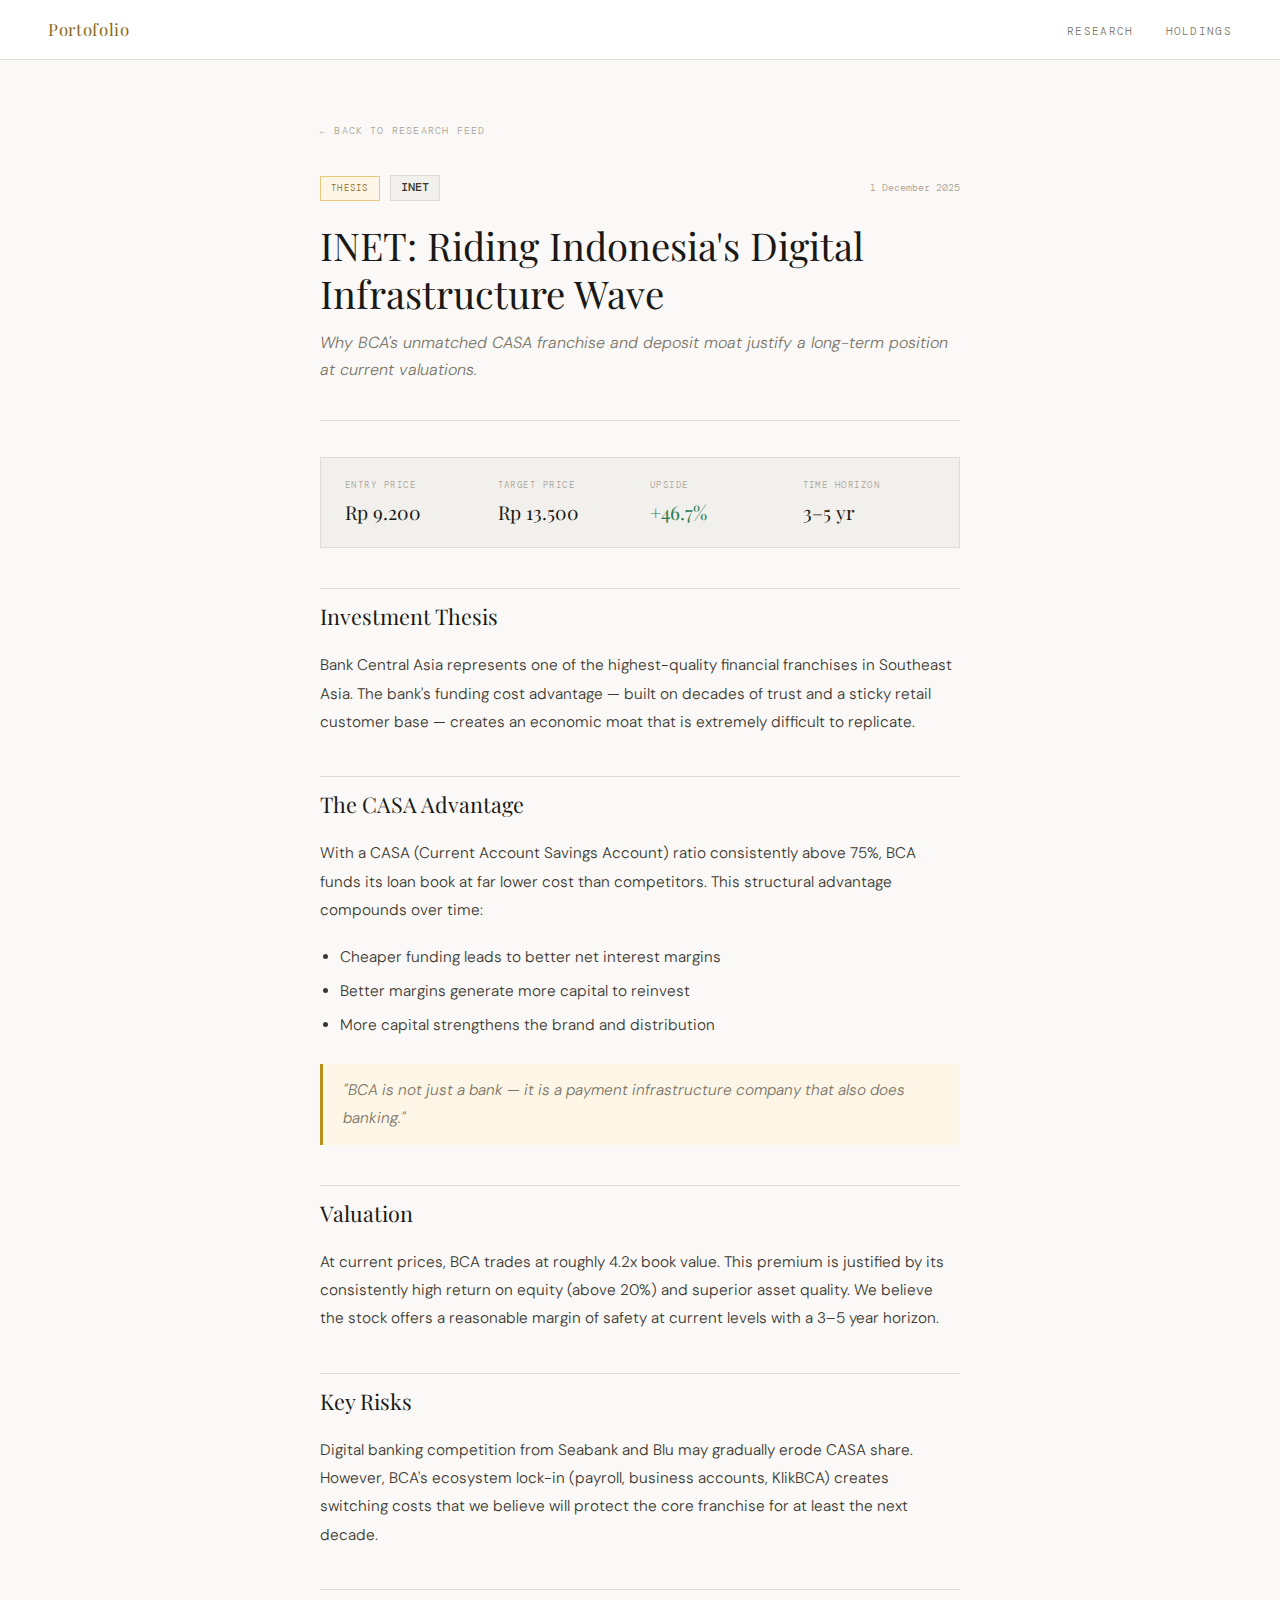
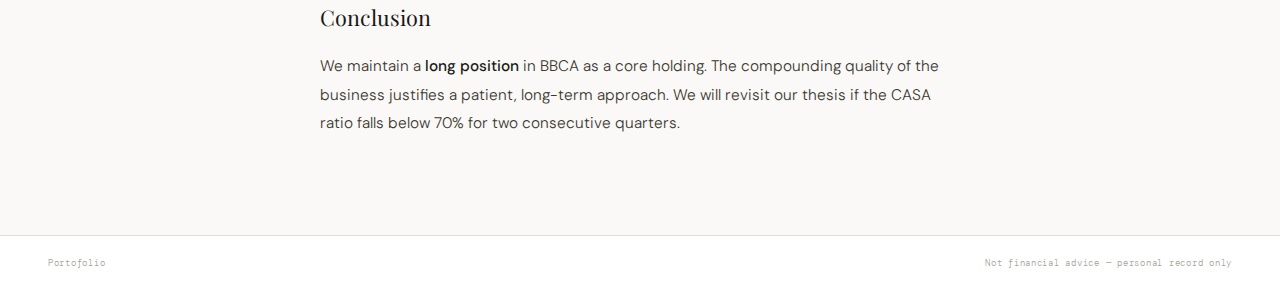
<file: posts/inet-thesis.html>
<!DOCTYPE html>
<html lang="en">
<head>
  <meta charset="UTF-8"/>
  <meta name="viewport" content="width=device-width, initial-scale=1.0"/>
  <title>Post Title — Portfolio</title>
  <link href="https://fonts.googleapis.com/css2?family=Playfair+Display:ital,wght@0,400;0,700;1,400&family=DM+Mono:wght@300;400;500&family=DM+Sans:wght@300;400;500&display=swap" rel="stylesheet"/>
  <style>
    :root {
      --bg: #faf9f7; --bg2: #f2f0ec; --surface: #ffffff;
      --border: #e0ddd8; --gold: #8a6820; --gold-light: #b8901a; --gold-bg: #fdf5e6;
      --text: #1a1916; --text-mid: #3a3830; --text-muted: #7a7568; --text-dim: #a8a298;
      --green: #2a7a50; --red: #c04040;
      --tag-thesis-bg: #fdf5e6; --tag-thesis-text: #8a6820; --tag-thesis-border: #e8c87a;
      --tag-update-bg: #eef4fb; --tag-update-text: #2a5a8a; --tag-update-border: #96bce8;
      --tag-research-bg: #f4eefb; --tag-research-text: #5a2a8a; --tag-research-border: #c096e8;
    }
    * { margin: 0; padding: 0; box-sizing: border-box; }
    body { background: var(--bg); color: var(--text); font-family: 'DM Sans', sans-serif; font-weight: 300; line-height: 1.6; }

    header {
      background: var(--surface); border-bottom: 1px solid var(--border);
      padding: 0 48px; display: flex; align-items: center; justify-content: space-between;
      height: 60px; position: sticky; top: 0; z-index: 100;
    }
    .logo { font-family: 'Playfair Display', serif; font-size: 1.05rem; letter-spacing: 0.04em; color: var(--gold); text-decoration: none; }
    nav a {
      font-family: 'DM Mono', monospace; font-size: 0.68rem; letter-spacing: 0.12em;
      text-transform: uppercase; color: var(--text-muted); text-decoration: none; margin-left: 28px; transition: color 0.2s;
    }
    nav a:hover { color: var(--text); }

    .article-wrap {
      max-width: 720px;
      margin: 0 auto;
      padding: 56px 40px 80px;
    }

    .back-link {
      font-family: 'DM Mono', monospace;
      font-size: 0.62rem;
      letter-spacing: 0.12em;
      text-transform: uppercase;
      color: var(--text-dim);
      text-decoration: none;
      display: inline-block;
      margin-bottom: 36px;
      transition: color 0.2s;
    }
    .back-link:hover { color: var(--gold); }

    .article-meta {
      display: flex;
      align-items: center;
      gap: 10px;
      margin-bottom: 20px;
      flex-wrap: wrap;
    }

    .post-tag {
      font-family: 'DM Mono', monospace;
      font-size: 0.58rem;
      letter-spacing: 0.14em;
      text-transform: uppercase;
      padding: 4px 10px;
      border: 1px solid;
    }
    .post-tag.thesis   { color: var(--tag-thesis-text);   border-color: var(--tag-thesis-border);   background: var(--tag-thesis-bg); }
    .post-tag.update   { color: var(--tag-update-text);   border-color: var(--tag-update-border);   background: var(--tag-update-bg); }
    .post-tag.research { color: var(--tag-research-text); border-color: var(--tag-research-border); background: var(--tag-research-bg); }

    .post-ticker {
      font-family: 'DM Mono', monospace;
      font-size: 0.72rem;
      font-weight: 500;
      color: var(--text-mid);
      background: var(--bg2);
      border: 1px solid var(--border);
      padding: 3px 10px;
    }

    .article-date {
      font-family: 'DM Mono', monospace;
      font-size: 0.62rem;
      color: var(--text-dim);
      margin-left: auto;
    }

    .article-title {
      font-family: 'Playfair Display', serif;
      font-size: clamp(1.6rem, 3vw, 2.4rem);
      font-weight: 400;
      line-height: 1.25;
      color: var(--text);
      margin-bottom: 12px;
    }

    .article-excerpt {
      font-size: 1rem;
      color: var(--text-muted);
      line-height: 1.7;
      margin-bottom: 36px;
      padding-bottom: 36px;
      border-bottom: 1px solid var(--border);
      font-style: italic;
    }

    /* ARTICLE BODY TYPOGRAPHY */
    .article-body { font-size: 0.96rem; color: var(--text-mid); line-height: 1.85; }

    .article-body h2 {
      font-family: 'Playfair Display', serif;
      font-size: 1.35rem;
      font-weight: 400;
      color: var(--text);
      margin: 40px 0 14px;
      padding-top: 8px;
      border-top: 1px solid var(--border);
    }

    .article-body h3 {
      font-family: 'Playfair Display', serif;
      font-size: 1.1rem;
      font-weight: 400;
      color: var(--text);
      margin: 28px 0 10px;
    }

    .article-body p { margin-bottom: 18px; }

    .article-body ul, .article-body ol {
      padding-left: 20px;
      margin-bottom: 18px;
    }
    .article-body li { margin-bottom: 6px; }

    .article-body strong { font-weight: 500; color: var(--text); }

    .article-body blockquote {
      border-left: 3px solid var(--gold-light);
      padding: 12px 20px;
      background: var(--gold-bg);
      margin: 24px 0;
      color: var(--text-muted);
      font-style: italic;
    }

    /* Key metrics box */
    .key-metrics {
      background: var(--bg2);
      border: 1px solid var(--border);
      padding: 20px 24px;
      margin: 28px 0;
      display: grid;
      grid-template-columns: repeat(auto-fit, minmax(120px, 1fr));
      gap: 20px;
    }

    .metric { }
    .metric-label {
      font-family: 'DM Mono', monospace;
      font-size: 0.58rem;
      letter-spacing: 0.16em;
      text-transform: uppercase;
      color: var(--text-dim);
      margin-bottom: 4px;
    }
    .metric-value {
      font-family: 'Playfair Display', serif;
      font-size: 1.2rem;
      color: var(--text);
    }
    .metric-value.up   { color: var(--green); }
    .metric-value.down { color: var(--red);   }

    footer {
      border-top: 1px solid var(--border); padding: 20px 48px;
      display: flex; justify-content: space-between; align-items: center;
      background: var(--surface);
    }
    footer p { font-family: 'DM Mono', monospace; font-size: 0.58rem; letter-spacing: 0.08em; color: var(--text-dim); }

    @media (max-width: 700px) {
      header { padding: 0 20px; }
      .article-wrap { padding: 36px 20px 60px; }
      footer { padding: 20px; flex-direction: column; gap: 6px; }
    }
  </style>
</head>
<body>

<header>
  <a href="../index.html" class="logo">Portofolio</a>
  <nav>
    <a href="../index.html">Research</a>
    <a href="../holdings.html">Holdings</a>
  </nav>
</header>

<div class="article-wrap">
  <a href="../index.html" class="back-link">← Back to Research Feed</a>

  <div class="article-meta">
    <!-- EDIT: change the class to "thesis", "update", or "research" -->
    <span class="post-tag thesis">Thesis</span>
    <!-- EDIT: put your stock ticker here -->
    <span class="post-ticker">INET</span>
    <!-- EDIT: change the date -->
    <span class="article-date">1 December 2025</span>
  </div>

  <!-- EDIT: your post title -->
  <h1 class="article-title">INET: Riding Indonesia's Digital Infrastructure Wave</h1>

  <!-- EDIT: one paragraph summary -->
  <p class="article-excerpt">
    Why BCA's unmatched CASA franchise and deposit moat justify a long-term position at current valuations.
  </p>

  <!-- OPTIONAL: Key Metrics Box. Delete this block if you don't need it -->
  <div class="key-metrics">
    <div class="metric">
      <div class="metric-label">Entry Price</div>
      <div class="metric-value">Rp 9.200</div>
    </div>
    <div class="metric">
      <div class="metric-label">Target Price</div>
      <div class="metric-value">Rp 13.500</div>
    </div>
    <div class="metric">
      <div class="metric-label">Upside</div>
      <div class="metric-value up">+46.7%</div>
    </div>
    <div class="metric">
      <div class="metric-label">Time Horizon</div>
      <div class="metric-value">3–5 yr</div>
    </div>
  </div>

  <!-- YOUR ARTICLE CONTENT GOES HERE -->
  <div class="article-body">

    <h2>Investment Thesis</h2>
    <p>
      Bank Central Asia represents one of the highest-quality financial franchises in Southeast Asia.
      The bank's funding cost advantage — built on decades of trust and a sticky retail customer base —
      creates an economic moat that is extremely difficult to replicate.
    </p>

    <h2>The CASA Advantage</h2>
    <p>
      With a CASA (Current Account Savings Account) ratio consistently above 75%, BCA funds its loan
      book at far lower cost than competitors. This structural advantage compounds over time:
    </p>
    <ul>
      <li>Cheaper funding leads to better net interest margins</li>
      <li>Better margins generate more capital to reinvest</li>
      <li>More capital strengthens the brand and distribution</li>
    </ul>

    <blockquote>
      "BCA is not just a bank — it is a payment infrastructure company that also does banking."
    </blockquote>

    <h2>Valuation</h2>
    <p>
      At current prices, BCA trades at roughly 4.2x book value. This premium is justified by its
      consistently high return on equity (above 20%) and superior asset quality. We believe the
      stock offers a reasonable margin of safety at current levels with a 3–5 year horizon.
    </p>

    <h2>Key Risks</h2>
    <p>
      Digital banking competition from Seabank and Blu may gradually erode CASA share. However,
      BCA's ecosystem lock-in (payroll, business accounts, KlikBCA) creates switching costs that
      we believe will protect the core franchise for at least the next decade.
    </p>

    <h2>Conclusion</h2>
    <p>
      We maintain a <strong>long position</strong> in BBCA as a core holding. The compounding
      quality of the business justifies a patient, long-term approach. We will revisit our thesis
      if the CASA ratio falls below 70% for two consecutive quarters.
    </p>

  </div>
</div>

<footer>
  <p>Portofolio</p>
  <p>Not financial advice — personal record only</p>
</footer>

</body>
</html>
</file>
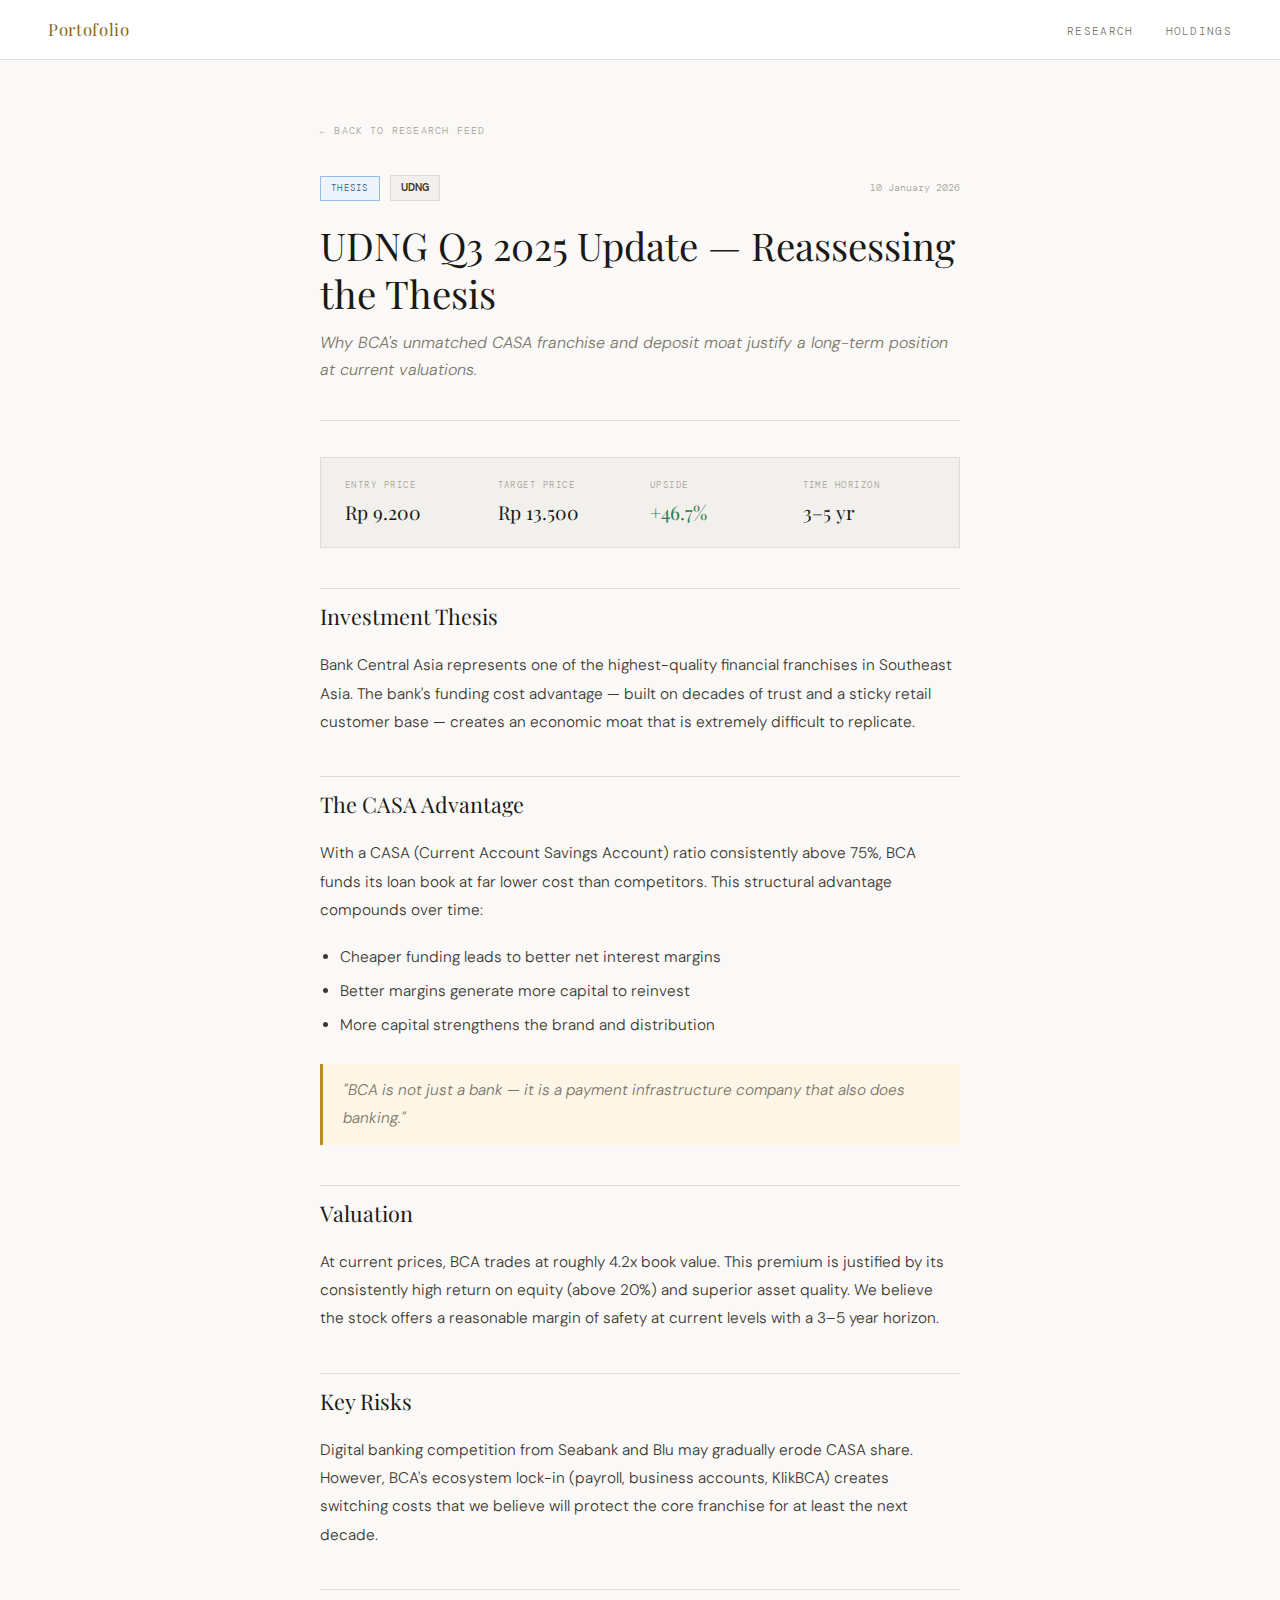
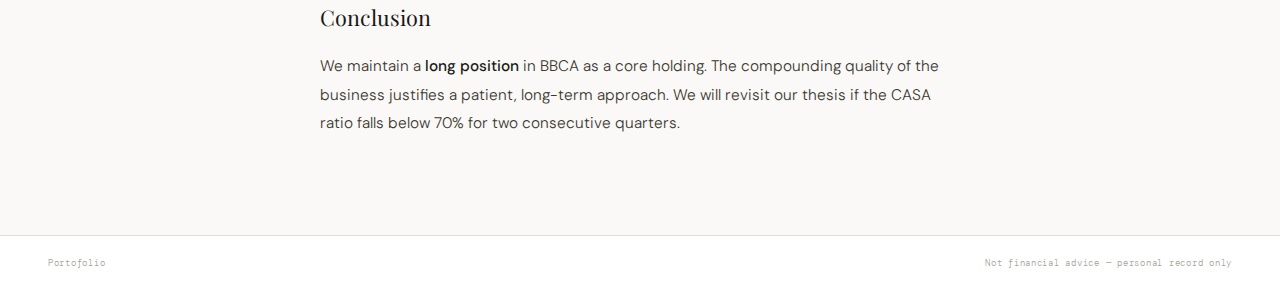
<file: posts/udng-update.html>
<!DOCTYPE html>
<html lang="en">
<head>
  <meta charset="UTF-8"/>
  <meta name="viewport" content="width=device-width, initial-scale=1.0"/>
  <title>Post Title — Portfolio</title>
  <link href="https://fonts.googleapis.com/css2?family=Playfair+Display:ital,wght@0,400;0,700;1,400&family=DM+Mono:wght@300;400;500&family=DM+Sans:wght@300;400;500&display=swap" rel="stylesheet"/>
  <style>
    :root {
      --bg: #faf9f7; --bg2: #f2f0ec; --surface: #ffffff;
      --border: #e0ddd8; --gold: #8a6820; --gold-light: #b8901a; --gold-bg: #fdf5e6;
      --text: #1a1916; --text-mid: #3a3830; --text-muted: #7a7568; --text-dim: #a8a298;
      --green: #2a7a50; --red: #c04040;
      --tag-thesis-bg: #fdf5e6; --tag-thesis-text: #8a6820; --tag-thesis-border: #e8c87a;
      --tag-update-bg: #eef4fb; --tag-update-text: #2a5a8a; --tag-update-border: #96bce8;
      --tag-research-bg: #f4eefb; --tag-research-text: #5a2a8a; --tag-research-border: #c096e8;
    }
    * { margin: 0; padding: 0; box-sizing: border-box; }
    body { background: var(--bg); color: var(--text); font-family: 'DM Sans', sans-serif; font-weight: 300; line-height: 1.6; }

    header {
      background: var(--surface); border-bottom: 1px solid var(--border);
      padding: 0 48px; display: flex; align-items: center; justify-content: space-between;
      height: 60px; position: sticky; top: 0; z-index: 100;
    }
    .logo { font-family: 'Playfair Display', serif; font-size: 1.05rem; letter-spacing: 0.04em; color: var(--gold); text-decoration: none; }
    nav a {
      font-family: 'DM Mono', monospace; font-size: 0.68rem; letter-spacing: 0.12em;
      text-transform: uppercase; color: var(--text-muted); text-decoration: none; margin-left: 28px; transition: color 0.2s;
    }
    nav a:hover { color: var(--text); }

    .article-wrap {
      max-width: 720px;
      margin: 0 auto;
      padding: 56px 40px 80px;
    }

    .back-link {
      font-family: 'DM Mono', monospace;
      font-size: 0.62rem;
      letter-spacing: 0.12em;
      text-transform: uppercase;
      color: var(--text-dim);
      text-decoration: none;
      display: inline-block;
      margin-bottom: 36px;
      transition: color 0.2s;
    }
    .back-link:hover { color: var(--gold); }

    .article-meta {
      display: flex;
      align-items: center;
      gap: 10px;
      margin-bottom: 20px;
      flex-wrap: wrap;
    }

    .post-tag {
      font-family: 'DM Mono', monospace;
      font-size: 0.58rem;
      letter-spacing: 0.14em;
      text-transform: uppercase;
      padding: 4px 10px;
      border: 1px solid;
    }
    .post-tag.thesis   { color: var(--tag-thesis-text);   border-color: var(--tag-thesis-border);   background: var(--tag-thesis-bg); }
    .post-tag.update   { color: var(--tag-update-text);   border-color: var(--tag-update-border);   background: var(--tag-update-bg); }
    .post-tag.research { color: var(--tag-research-text); border-color: var(--tag-research-border); background: var(--tag-research-bg); }

    .post-ticker {
      font-family: 'DM Mono', monospace;
      font-size: 0.72rem;
      font-weight: 500;
      color: var(--text-mid);
      background: var(--bg2);
      border: 1px solid var(--border);
      padding: 3px 10px;
    }

    .article-date {
      font-family: 'DM Mono', monospace;
      font-size: 0.62rem;
      color: var(--text-dim);
      margin-left: auto;
    }

    .article-title {
      font-family: 'Playfair Display', serif;
      font-size: clamp(1.6rem, 3vw, 2.4rem);
      font-weight: 400;
      line-height: 1.25;
      color: var(--text);
      margin-bottom: 12px;
    }

    .article-excerpt {
      font-size: 1rem;
      color: var(--text-muted);
      line-height: 1.7;
      margin-bottom: 36px;
      padding-bottom: 36px;
      border-bottom: 1px solid var(--border);
      font-style: italic;
    }

    /* ARTICLE BODY TYPOGRAPHY */
    .article-body { font-size: 0.96rem; color: var(--text-mid); line-height: 1.85; }

    .article-body h2 {
      font-family: 'Playfair Display', serif;
      font-size: 1.35rem;
      font-weight: 400;
      color: var(--text);
      margin: 40px 0 14px;
      padding-top: 8px;
      border-top: 1px solid var(--border);
    }

    .article-body h3 {
      font-family: 'Playfair Display', serif;
      font-size: 1.1rem;
      font-weight: 400;
      color: var(--text);
      margin: 28px 0 10px;
    }

    .article-body p { margin-bottom: 18px; }

    .article-body ul, .article-body ol {
      padding-left: 20px;
      margin-bottom: 18px;
    }
    .article-body li { margin-bottom: 6px; }

    .article-body strong { font-weight: 500; color: var(--text); }

    .article-body blockquote {
      border-left: 3px solid var(--gold-light);
      padding: 12px 20px;
      background: var(--gold-bg);
      margin: 24px 0;
      color: var(--text-muted);
      font-style: italic;
    }

    /* Key metrics box */
    .key-metrics {
      background: var(--bg2);
      border: 1px solid var(--border);
      padding: 20px 24px;
      margin: 28px 0;
      display: grid;
      grid-template-columns: repeat(auto-fit, minmax(120px, 1fr));
      gap: 20px;
    }

    .metric { }
    .metric-label {
      font-family: 'DM Mono', monospace;
      font-size: 0.58rem;
      letter-spacing: 0.16em;
      text-transform: uppercase;
      color: var(--text-dim);
      margin-bottom: 4px;
    }
    .metric-value {
      font-family: 'Playfair Display', serif;
      font-size: 1.2rem;
      color: var(--text);
    }
    .metric-value.up   { color: var(--green); }
    .metric-value.down { color: var(--red);   }

    footer {
      border-top: 1px solid var(--border); padding: 20px 48px;
      display: flex; justify-content: space-between; align-items: center;
      background: var(--surface);
    }
    footer p { font-family: 'DM Mono', monospace; font-size: 0.58rem; letter-spacing: 0.08em; color: var(--text-dim); }

    @media (max-width: 700px) {
      header { padding: 0 20px; }
      .article-wrap { padding: 36px 20px 60px; }
      footer { padding: 20px; flex-direction: column; gap: 6px; }
    }
  </style>
</head>
<body>

<header>
  <a href="../index.html" class="logo">Portofolio</a>
  <nav>
    <a href="../index.html">Research</a>
    <a href="../holdings.html">Holdings</a>
  </nav>
</header>

<div class="article-wrap">
  <a href="../index.html" class="back-link">← Back to Research Feed</a>

  <div class="article-meta">
    <!-- EDIT: change the class to "thesis", "update", or "research" -->
    <span class="post-tag update">Thesis</span>
    <!-- EDIT: put your stock ticker here -->
    <span class="post-ticker">UDNG</span>
    <!-- EDIT: change the date -->
    <span class="article-date">10 January 2026</span>
  </div>

  <!-- EDIT: your post title -->
  <h1 class="article-title">UDNG Q3 2025 Update — Reassessing the Thesis</h1>

  <!-- EDIT: one paragraph summary -->
  <p class="article-excerpt">
    Why BCA's unmatched CASA franchise and deposit moat justify a long-term position at current valuations.
  </p>

  <!-- OPTIONAL: Key Metrics Box. Delete this block if you don't need it -->
  <div class="key-metrics">
    <div class="metric">
      <div class="metric-label">Entry Price</div>
      <div class="metric-value">Rp 9.200</div>
    </div>
    <div class="metric">
      <div class="metric-label">Target Price</div>
      <div class="metric-value">Rp 13.500</div>
    </div>
    <div class="metric">
      <div class="metric-label">Upside</div>
      <div class="metric-value up">+46.7%</div>
    </div>
    <div class="metric">
      <div class="metric-label">Time Horizon</div>
      <div class="metric-value">3–5 yr</div>
    </div>
  </div>

  <!-- YOUR ARTICLE CONTENT GOES HERE -->
  <div class="article-body">

    <h2>Investment Thesis</h2>
    <p>
      Bank Central Asia represents one of the highest-quality financial franchises in Southeast Asia.
      The bank's funding cost advantage — built on decades of trust and a sticky retail customer base —
      creates an economic moat that is extremely difficult to replicate.
    </p>

    <h2>The CASA Advantage</h2>
    <p>
      With a CASA (Current Account Savings Account) ratio consistently above 75%, BCA funds its loan
      book at far lower cost than competitors. This structural advantage compounds over time:
    </p>
    <ul>
      <li>Cheaper funding leads to better net interest margins</li>
      <li>Better margins generate more capital to reinvest</li>
      <li>More capital strengthens the brand and distribution</li>
    </ul>

    <blockquote>
      "BCA is not just a bank — it is a payment infrastructure company that also does banking."
    </blockquote>

    <h2>Valuation</h2>
    <p>
      At current prices, BCA trades at roughly 4.2x book value. This premium is justified by its
      consistently high return on equity (above 20%) and superior asset quality. We believe the
      stock offers a reasonable margin of safety at current levels with a 3–5 year horizon.
    </p>

    <h2>Key Risks</h2>
    <p>
      Digital banking competition from Seabank and Blu may gradually erode CASA share. However,
      BCA's ecosystem lock-in (payroll, business accounts, KlikBCA) creates switching costs that
      we believe will protect the core franchise for at least the next decade.
    </p>

    <h2>Conclusion</h2>
    <p>
      We maintain a <strong>long position</strong> in BBCA as a core holding. The compounding
      quality of the business justifies a patient, long-term approach. We will revisit our thesis
      if the CASA ratio falls below 70% for two consecutive quarters.
    </p>

  </div>
</div>

<footer>
  <p>Portofolio</p>
  <p>Not financial advice — personal record only</p>
</footer>

</body>
</html>
</file>
